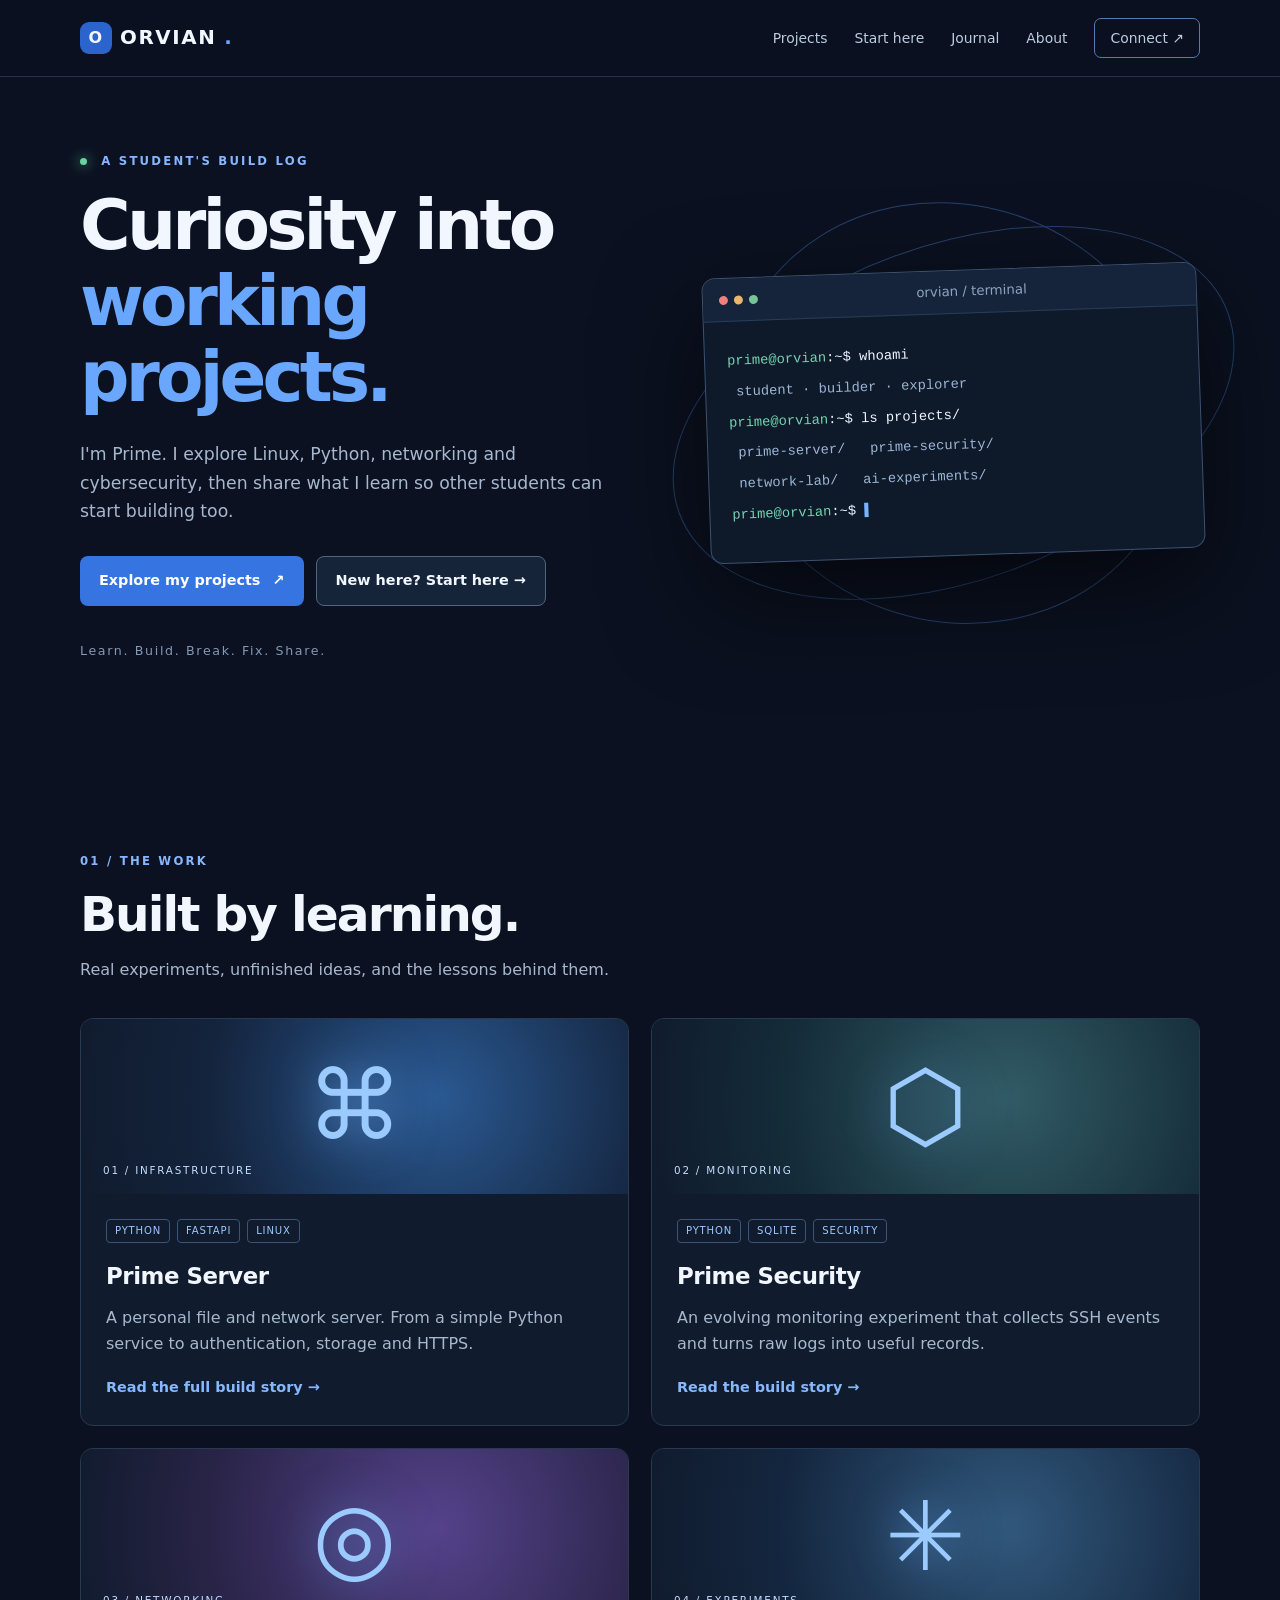
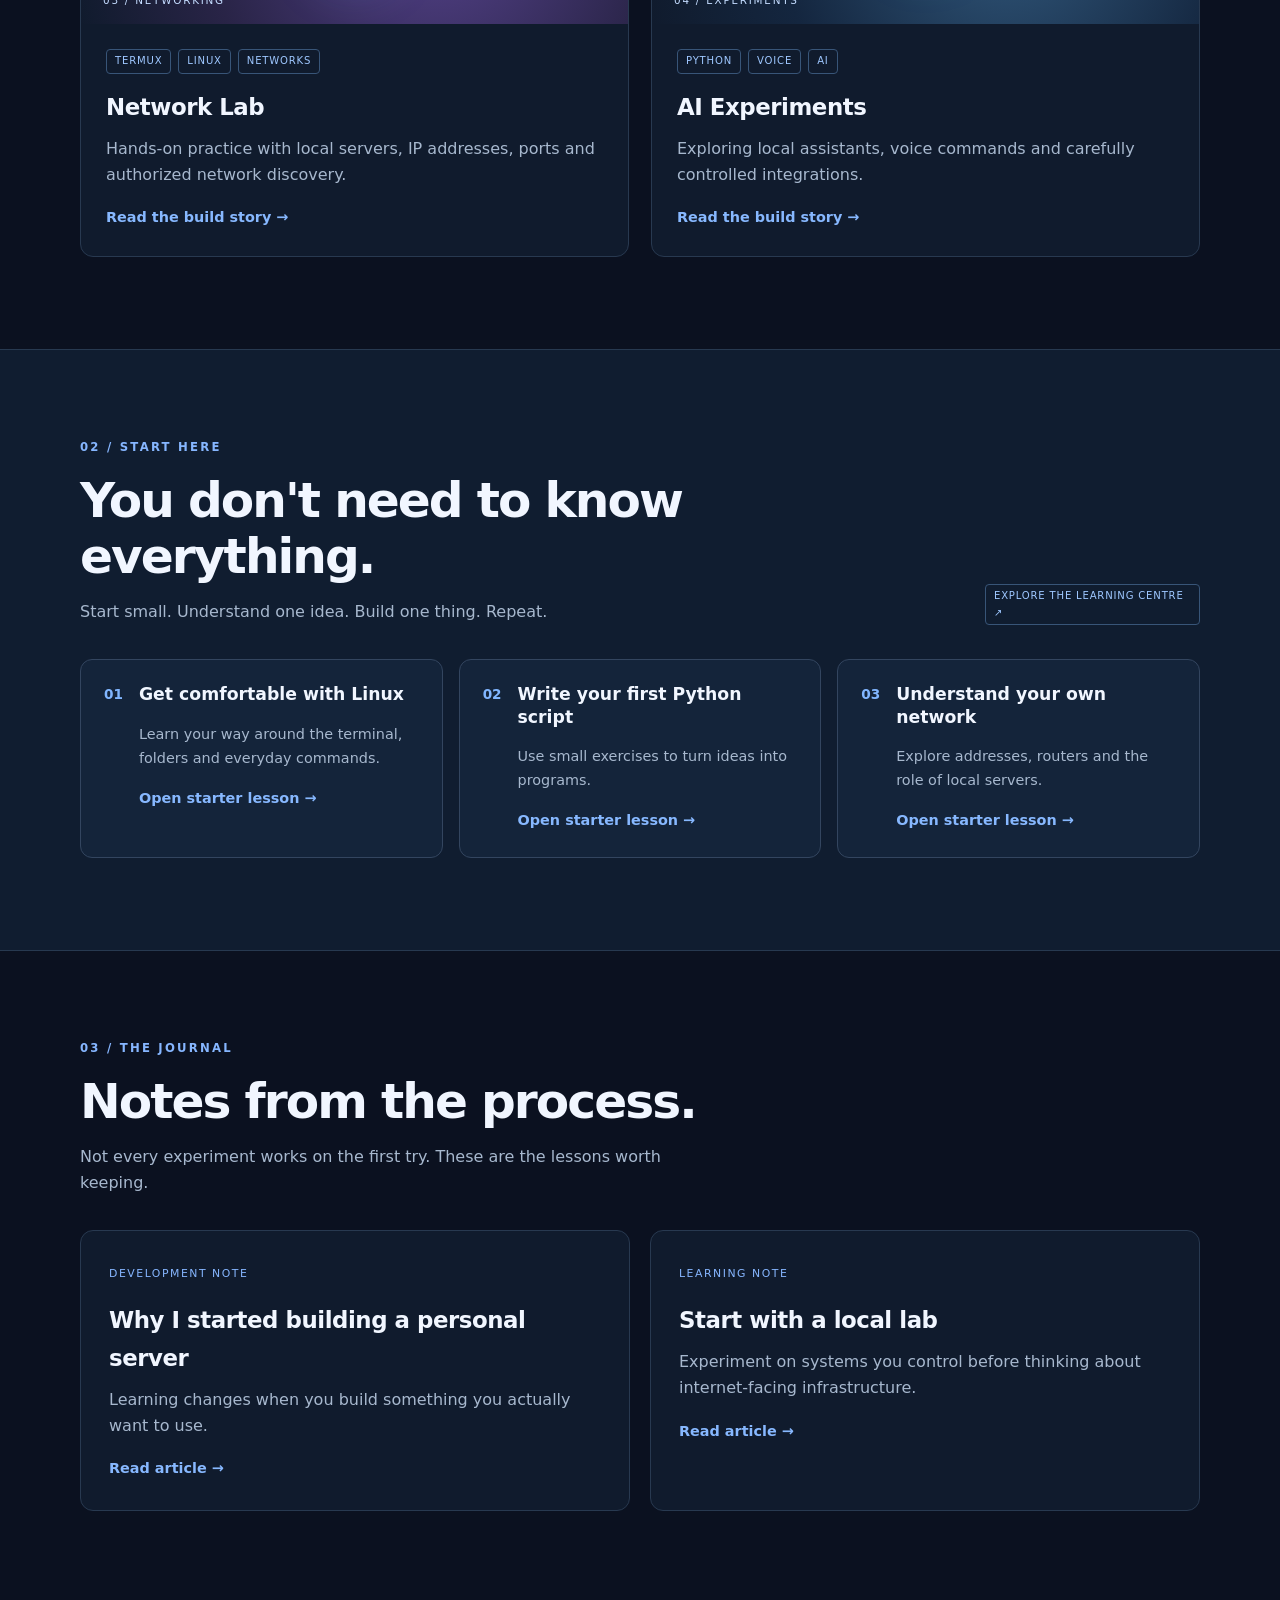
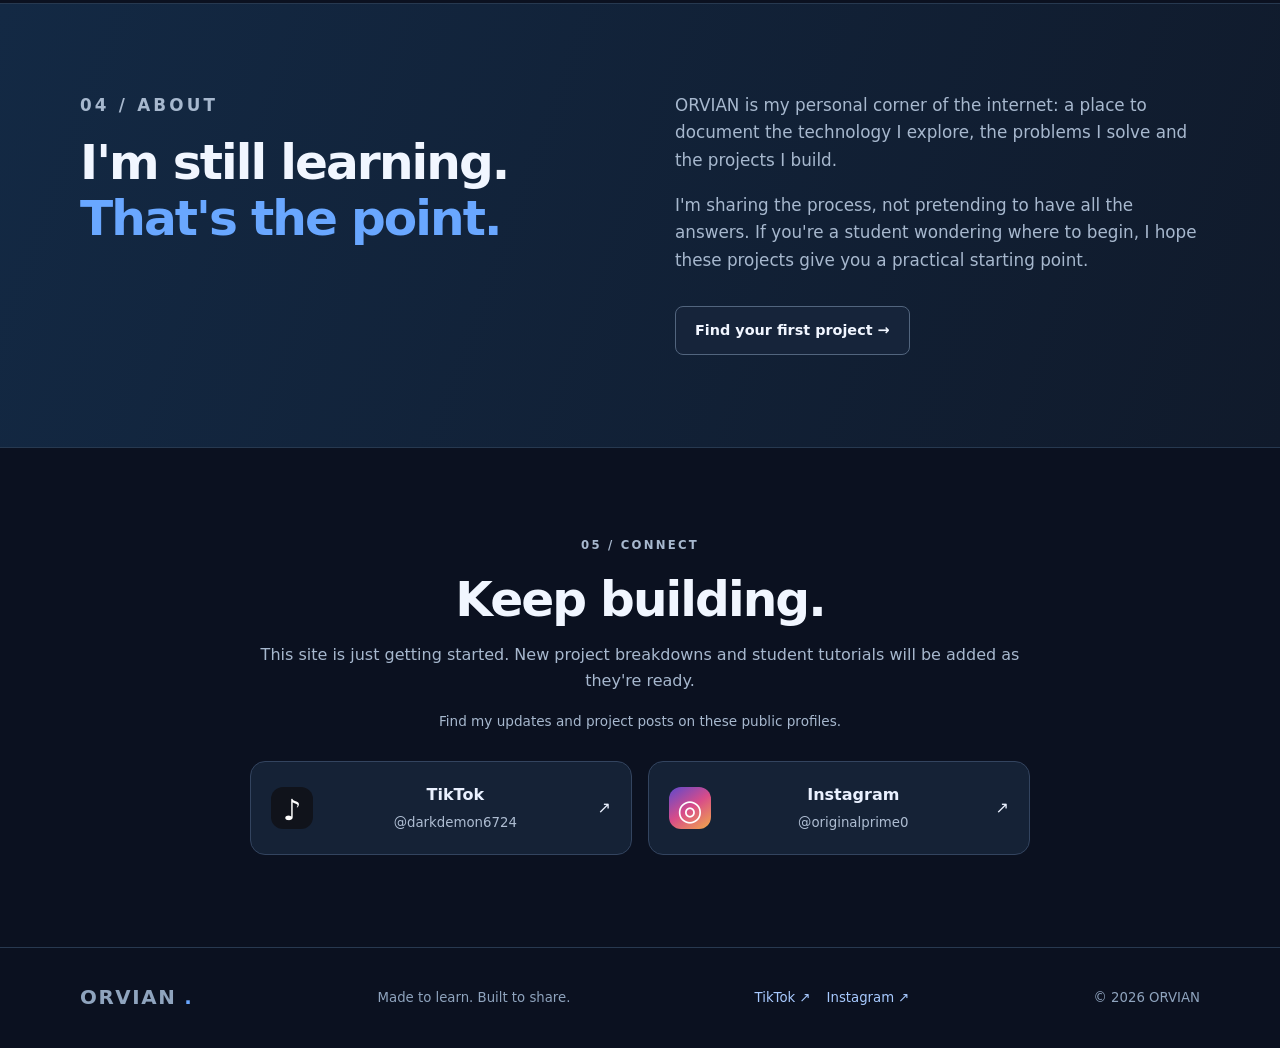
<file: index.html>
<!doctype html>
<html lang="en">
<head>
  <meta charset="utf-8">
  <meta name="viewport" content="width=device-width,initial-scale=1">
  <meta name="description" content="ORVIAN — a student builder's projects, development journal, and beginner-friendly technology lessons.">
  <meta name="theme-color" content="#0b1120">
  <title>ORVIAN | Learn. Build. Share.</title>
  <link rel="stylesheet" href="styles.css">
  <script src="script.js" defer></script>
<link rel="canonical" href="https://orvian.isroot.in/"><meta name="robots" content="index,follow"><meta property="og:type" content="website"><meta property="og:title" content="ORVIAN | Learn. Build. Share."><meta property="og:description" content="ORVIAN — a student builder&#x27;s projects, development journal, and beginner-friendly technology lessons."><meta property="og:url" content="https://orvian.isroot.in/"></head>
<body>
  <a class="skip" href="#main">Skip to content</a>
  <header class="site-header"><nav class="wrap nav" aria-label="Main navigation">
    <a class="brand" href="#home" aria-label="ORVIAN home"><span class="brand-mark">O</span> ORVIAN<span class="dot">.</span></a>
    <button class="menu-button" id="menu-button" aria-expanded="false" aria-controls="nav-links" aria-label="Toggle navigation">☰</button>
    <div class="nav-links" id="nav-links"><a href="projects.html">Projects</a><a href="start-here.html">Start here</a><a href="journal.html">Journal</a><a href="about.html">About</a><a class="nav-cta" href="about.html#connect">Connect ↗</a></div>
  </nav></header>
  <main id="main">
    <section class="hero wrap" id="home"><div class="hero-copy"><p class="eyebrow"><span class="pulse"></span> A STUDENT'S BUILD LOG</p><h1>Curiosity into <span>working projects.</span></h1><p class="lead">I'm Prime. I explore Linux, Python, networking and cybersecurity, then share what I learn so other students can start building too.</p><div class="actions"><a class="button primary" href="projects.html">Explore my projects <span aria-hidden="true">↗</span></a><a class="button secondary" href="start-here.html">New here? Start here →</a></div><p class="hero-note">Learn. Build. Break. Fix. Share.</p></div><div class="hero-art" aria-label="Stylized terminal illustration"><div class="window"><div class="window-bar"><span></span><span></span><span></span><small>orvian / terminal</small></div><div class="terminal"><p><em>prime@orvian</em>:~$ whoami</p><p class="output">student · builder · explorer</p><p><em>prime@orvian</em>:~$ ls projects/</p><p class="output">prime-server/ &nbsp; prime-security/</p><p class="output">network-lab/ &nbsp; ai-experiments/</p><p><em>prime@orvian</em>:~$ <span class="cursor">▌</span></p></div></div><div class="orbit orbit-one"></div><div class="orbit orbit-two"></div></div></section>
    <section class="section wrap" id="projects"><div class="section-top"><div><p class="eyebrow">01 / THE WORK</p><h2>Built by learning.</h2><p class="section-desc">Real experiments, unfinished ideas, and the lessons behind them.</p></div></div><div class="project-grid">
      <article class="project-card"><div class="project-visual visual-server" aria-hidden="true"><span>⌘</span><span class="visual-label">01 / INFRASTRUCTURE</span></div><div class="project-body"><div class="tags"><span>PYTHON</span><span>FASTAPI</span><span>LINUX</span></div><h3>Prime Server</h3><p>A personal file and network server. From a simple Python service to authentication, storage and HTTPS.</p><a class="text-link" href="prime-server.html">Read the full build story →</a></div></article>
      <article class="project-card"><div class="project-visual visual-security" aria-hidden="true"><span>⬡</span><span class="visual-label">02 / MONITORING</span></div><div class="project-body"><div class="tags"><span>PYTHON</span><span>SQLITE</span><span>SECURITY</span></div><h3>Prime Security</h3><p>An evolving monitoring experiment that collects SSH events and turns raw logs into useful records.</p><a class="text-link" href="prime-security.html">Read the build story →</a></div></article>
      <article class="project-card"><div class="project-visual visual-network" aria-hidden="true"><span>◎</span><span class="visual-label">03 / NETWORKING</span></div><div class="project-body"><div class="tags"><span>TERMUX</span><span>LINUX</span><span>NETWORKS</span></div><h3>Network Lab</h3><p>Hands-on practice with local servers, IP addresses, ports and authorized network discovery.</p><a class="text-link" href="network-lab.html">Read the build story →</a></div></article>
      <article class="project-card"><div class="project-visual visual-ai" aria-hidden="true"><span>✳</span><span class="visual-label">04 / EXPERIMENTS</span></div><div class="project-body"><div class="tags"><span>PYTHON</span><span>VOICE</span><span>AI</span></div><h3>AI Experiments</h3><p>Exploring local assistants, voice commands and carefully controlled integrations.</p><a class="text-link" href="ai-experiments.html">Read the build story →</a></div></article>
    </div></section>
    <section class="section learn-section" id="learn"><div class="wrap"><p class="eyebrow">02 / START HERE</p><div class="section-top"><div><h2>You don't need to know everything.</h2><p class="section-desc">Start small. Understand one idea. Build one thing. Repeat.</p></div><a class="free-pill" href="start-here.html">EXPLORE THE LEARNING CENTRE ↗</a></div><div class="steps"><article><span class="step-num">01</span><div><h3>Get comfortable with Linux</h3><p>Learn your way around the terminal, folders and everyday commands.</p><a class="text-link" href="start-here.html#linux">Open starter lesson →</a></div></article><article><span class="step-num">02</span><div><h3>Write your first Python script</h3><p>Use small exercises to turn ideas into programs.</p><a class="text-link" href="start-here.html#python">Open starter lesson →</a></div></article><article><span class="step-num">03</span><div><h3>Understand your own network</h3><p>Explore addresses, routers and the role of local servers.</p><a class="text-link" href="start-here.html#network">Open starter lesson →</a></div></article></div></div></section>
    <section class="section wrap" id="journal"><p class="eyebrow">03 / THE JOURNAL</p><h2>Notes from the process.</h2><p class="section-desc">Not every experiment works on the first try. These are the lessons worth keeping.</p><div class="journal-grid"><article class="journal-card"><span class="journal-type">DEVELOPMENT NOTE</span><h3>Why I started building a personal server</h3><p>Learning changes when you build something you actually want to use.</p><a class="text-link" href="journal/why-i-built-a-server.html">Read article →</a></article><article class="journal-card"><span class="journal-type">LEARNING NOTE</span><h3>Start with a local lab</h3><p>Experiment on systems you control before thinking about internet-facing infrastructure.</p><a class="text-link" href="journal/start-with-a-local-lab.html">Read article →</a></article></div></section>
    <section class="section about-section" id="about"><div class="wrap about-grid"><div><p class="eyebrow">04 / ABOUT</p><h2>I'm still learning.<br><span>That's the point.</span></h2></div><div><p>ORVIAN is my personal corner of the internet: a place to document the technology I explore, the problems I solve and the projects I build.</p><p>I'm sharing the process, not pretending to have all the answers. If you're a student wondering where to begin, I hope these projects give you a practical starting point.</p><a class="button secondary" href="start-here.html">Find your first project →</a></div></div></section>
    <section class="section wrap contact-section" id="contact"><p class="eyebrow">05 / CONNECT</p><h2>Keep building.</h2><p>This site is just getting started. New project breakdowns and student tutorials will be added as they're ready.</p><p class="contact-note">Find my updates and project posts on these public profiles.</p><div class="social-links" aria-label="Social media"><a href="https://www.tiktok.com/@darkdemon6724" target="_blank" rel="noopener noreferrer" aria-label="TikTok @darkdemon6724"><span class="social-icon" aria-hidden="true">♪</span><span><strong>TikTok</strong><small>@darkdemon6724</small></span><span aria-hidden="true">↗</span></a><a href="https://www.instagram.com/originalprime0/" target="_blank" rel="noopener noreferrer" aria-label="Instagram @originalprime0"><span class="social-icon instagram-icon" aria-hidden="true">◎</span><span><strong>Instagram</strong><small>@originalprime0</small></span><span aria-hidden="true">↗</span></a></div></section>
  </main>
  <footer class="footer"><div class="wrap footer-inner"><a class="brand" href="#home">ORVIAN<span class="dot">.</span></a><span>Made to learn. Built to share.</span><div class="footer-social"><a href="https://www.tiktok.com/@darkdemon6724" target="_blank" rel="noopener noreferrer">TikTok ↗</a><a href="https://www.instagram.com/originalprime0/" target="_blank" rel="noopener noreferrer">Instagram ↗</a></div><span id="year"></span></div></footer>
  <dialog id="content-dialog" aria-labelledby="dialog-title"><div class="dialog-top"><p class="eyebrow" id="dialog-label"></p><button class="close-button" id="dialog-close" aria-label="Close">✕</button></div><h2 id="dialog-title"></h2><div id="dialog-body"></div></dialog>
</body></html>
</file>
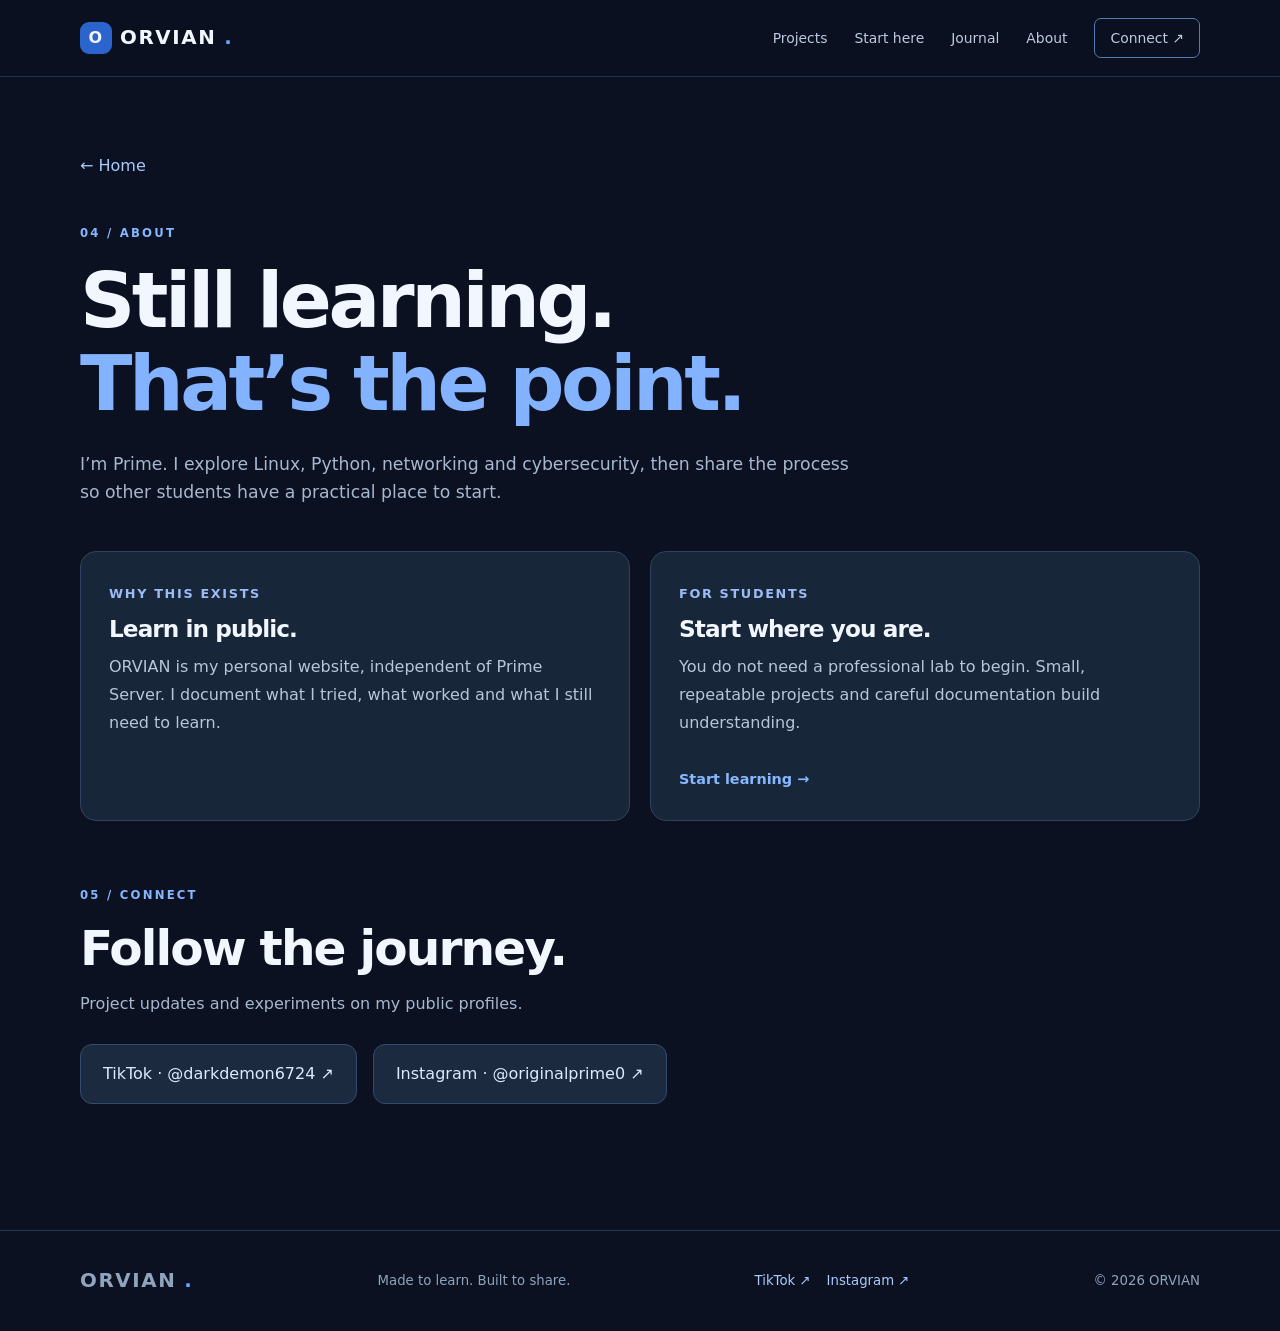
<file: about.html>
<!doctype html><html lang="en"><head><meta charset="utf-8"><meta name="viewport" content="width=device-width,initial-scale=1"><meta name="theme-color" content="#0b1120"><meta name="description" content="Meet the student behind ORVIAN"><title>About &amp; Connect — ORVIAN</title><link rel="stylesheet" href="styles.css"><link rel="stylesheet" href="project.css"><script src="script.js" defer></script><link rel="canonical" href="https://orvian.isroot.in/about.html"><meta name="robots" content="index,follow"><meta property="og:type" content="website"><meta property="og:title" content="About &amp;amp; Connect — ORVIAN"><meta property="og:description" content="Meet the student behind ORVIAN"><meta property="og:url" content="https://orvian.isroot.in/about.html"></head><body><a class="skip" href="#main">Skip to content</a><header class="site-header"><nav class="wrap nav" aria-label="Main navigation"><a class="brand" href="index.html"><span class="brand-mark">O</span> ORVIAN<span class="dot">.</span></a><button class="menu-button" id="menu-button" aria-expanded="false" aria-controls="nav-links" aria-label="Toggle navigation">☰</button><div class="nav-links" id="nav-links"><a href="projects.html">Projects</a><a href="start-here.html">Start here</a><a href="journal.html">Journal</a><a href="about.html">About</a><a class="nav-cta" href="about.html#connect">Connect ↗</a></div></nav></header><main id="main"><section class="wrap hub"><a class="back-link" href="index.html">← Home</a><p class="eyebrow">04 / ABOUT</p><h1>Still learning.<br><span>That’s the point.</span></h1><p class="lead">I’m Prime. I explore Linux, Python, networking and cybersecurity, then share the process so other students have a practical place to start.</p><div class="hub-grid"><article class="hub-card"><span class="smallcaps">WHY THIS EXISTS</span><h2>Learn in public.</h2><p>ORVIAN is my personal website, independent of Prime Server. I document what I tried, what worked and what I still need to learn.</p></article><article class="hub-card"><span class="smallcaps">FOR STUDENTS</span><h2>Start where you are.</h2><p>You do not need a professional lab to begin. Small, repeatable projects and careful documentation build understanding.</p><a class="text-link" href="start-here.html">Start learning →</a></article></div><section id="connect" style="margin-top:65px"><p class="eyebrow">05 / CONNECT</p><h2>Follow the journey.</h2><p class="section-desc">Project updates and experiments on my public profiles.</p><div class="social-panel"><a href="https://www.tiktok.com/@darkdemon6724" target="_blank" rel="noopener noreferrer">TikTok · @darkdemon6724 ↗</a><a href="https://www.instagram.com/originalprime0/" target="_blank" rel="noopener noreferrer">Instagram · @originalprime0 ↗</a></div></section></section></main><footer class="footer"><div class="wrap footer-inner"><a class="brand" href="index.html">ORVIAN<span class="dot">.</span></a><span>Made to learn. Built to share.</span><div class="footer-social"><a href="https://www.tiktok.com/@darkdemon6724" target="_blank" rel="noopener noreferrer">TikTok ↗</a><a href="https://www.instagram.com/originalprime0/" target="_blank" rel="noopener noreferrer">Instagram ↗</a></div><span id="year"></span></div></footer></body></html>
</file>
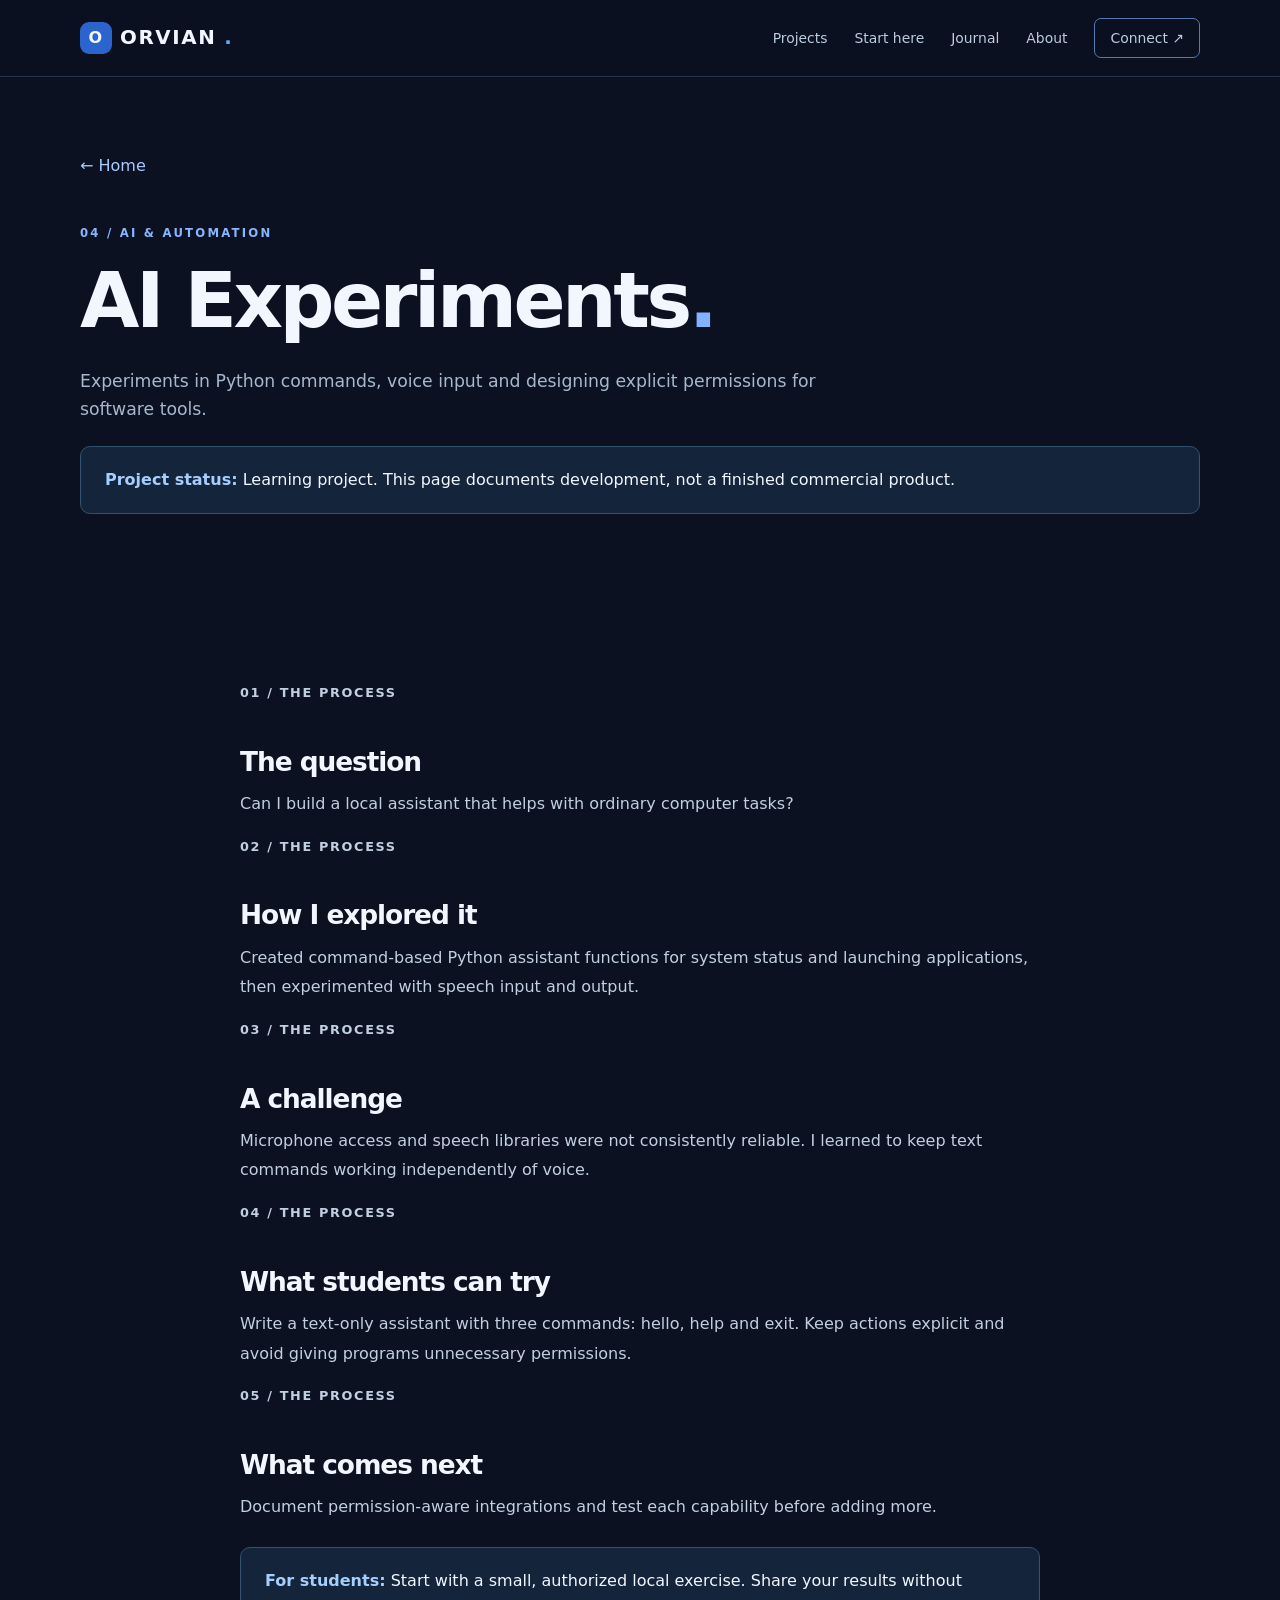
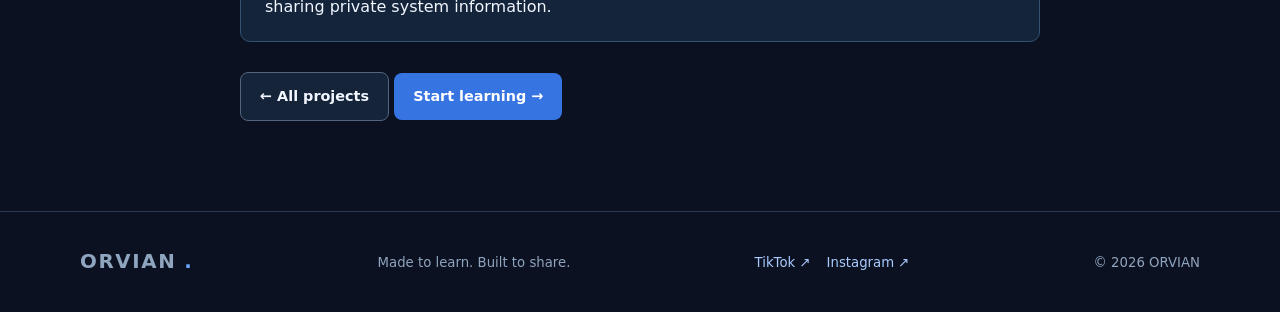
<file: ai-experiments.html>
<!doctype html><html lang="en"><head><meta charset="utf-8"><meta name="viewport" content="width=device-width,initial-scale=1"><meta name="theme-color" content="#0b1120"><meta name="description" content="Experiments in Python commands, voice input and designing explicit permissions for software tools."><title>AI Experiments — ORVIAN</title><link rel="stylesheet" href="styles.css"><link rel="stylesheet" href="project.css"><script src="script.js" defer></script><link rel="canonical" href="https://orvian.isroot.in/ai-experiments.html"><meta name="robots" content="index,follow"><meta property="og:type" content="website"><meta property="og:title" content="AI Experiments — ORVIAN"><meta property="og:description" content="Experiments in Python commands, voice input and designing explicit permissions for software tools."><meta property="og:url" content="https://orvian.isroot.in/ai-experiments.html"></head><body><a class="skip" href="#main">Skip to content</a><header class="site-header"><nav class="wrap nav" aria-label="Main navigation"><a class="brand" href="index.html"><span class="brand-mark">O</span> ORVIAN<span class="dot">.</span></a><button class="menu-button" id="menu-button" aria-expanded="false" aria-controls="nav-links" aria-label="Toggle navigation">☰</button><div class="nav-links" id="nav-links"><a href="projects.html">Projects</a><a href="start-here.html">Start here</a><a href="journal.html">Journal</a><a href="about.html">About</a><a class="nav-cta" href="about.html#connect">Connect ↗</a></div></nav></header><main id="main"><section class="wrap hub"><a class="back-link" href="index.html">← Home</a><p class="eyebrow">04 / AI & AUTOMATION</p><h1>AI Experiments<span>.</span></h1><p class="lead">Experiments in Python commands, voice input and designing explicit permissions for software tools.</p><div class="callout"><strong>Project status:</strong> Learning project. This page documents development, not a finished commercial product.</div></section><article class="prose"><section><p class="smallcaps">01 / THE PROCESS</p><h2>The question</h2><p>Can I build a local assistant that helps with ordinary computer tasks?</p></section><section><p class="smallcaps">02 / THE PROCESS</p><h2>How I explored it</h2><p>Created command-based Python assistant functions for system status and launching applications, then experimented with speech input and output.</p></section><section><p class="smallcaps">03 / THE PROCESS</p><h2>A challenge</h2><p>Microphone access and speech libraries were not consistently reliable. I learned to keep text commands working independently of voice.</p></section><section><p class="smallcaps">04 / THE PROCESS</p><h2>What students can try</h2><p>Write a text-only assistant with three commands: hello, help and exit. Keep actions explicit and avoid giving programs unnecessary permissions.</p></section><section><p class="smallcaps">05 / THE PROCESS</p><h2>What comes next</h2><p>Document permission-aware integrations and test each capability before adding more.</p></section><div class="callout"><strong>For students:</strong> Start with a small, authorized local exercise. Share your results without sharing private system information.</div><div class="article-nav"><a class="button secondary" href="projects.html">← All projects</a> <a class="button primary" href="start-here.html">Start learning →</a></div></article></main><footer class="footer"><div class="wrap footer-inner"><a class="brand" href="index.html">ORVIAN<span class="dot">.</span></a><span>Made to learn. Built to share.</span><div class="footer-social"><a href="https://www.tiktok.com/@darkdemon6724" target="_blank" rel="noopener noreferrer">TikTok ↗</a><a href="https://www.instagram.com/originalprime0/" target="_blank" rel="noopener noreferrer">Instagram ↗</a></div><span id="year"></span></div></footer></body></html>
</file>
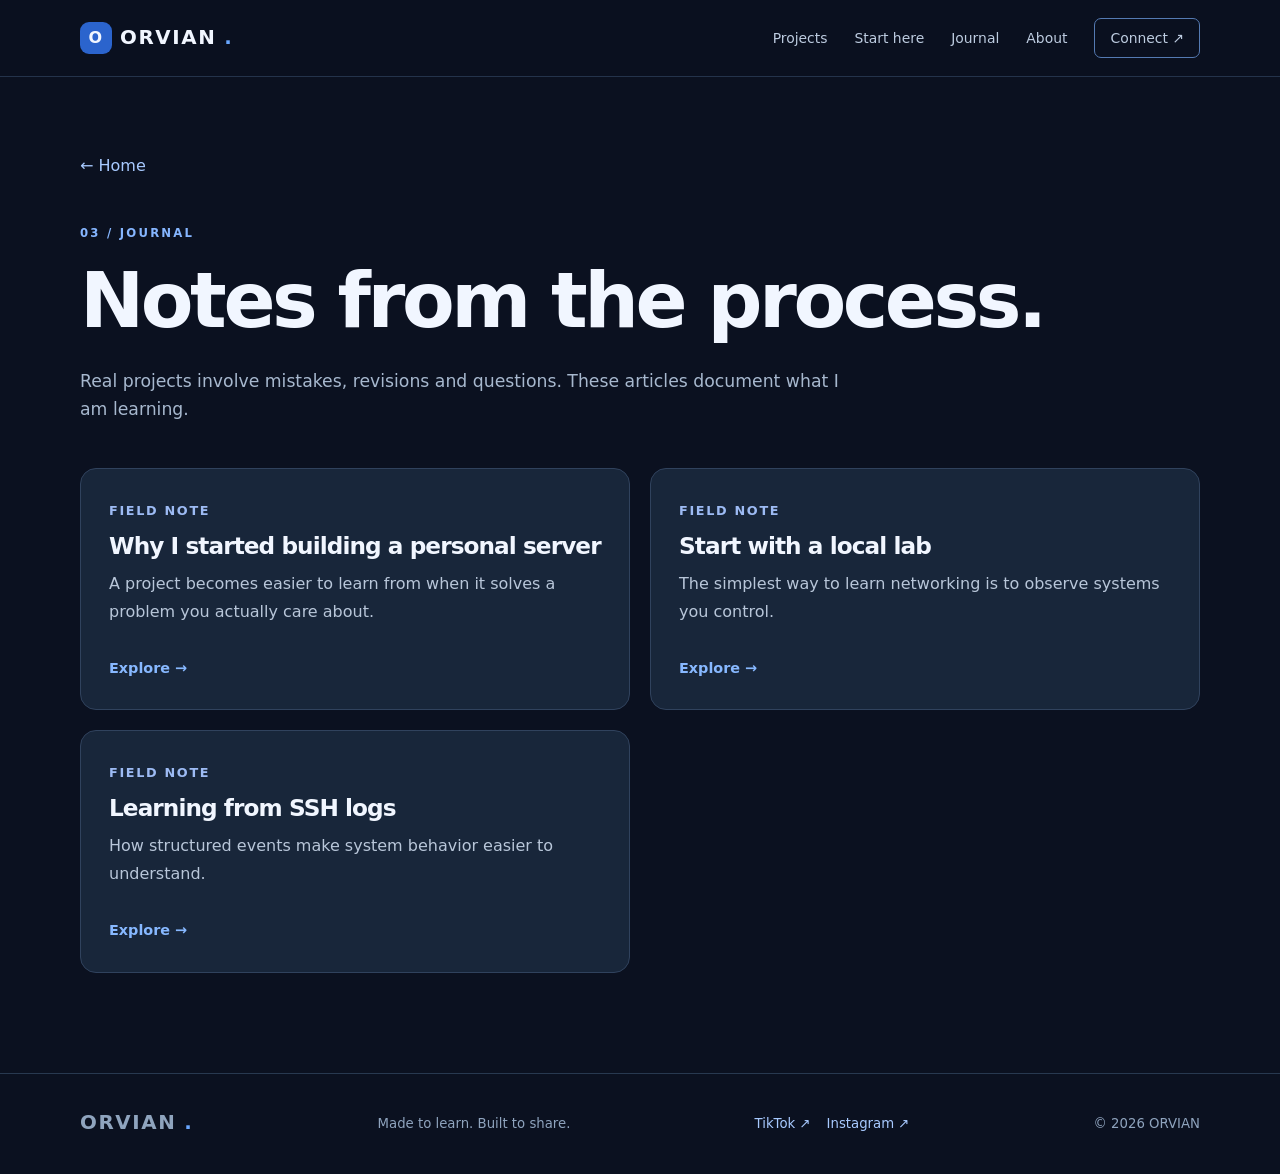
<file: journal.html>
<!doctype html><html lang="en"><head><meta charset="utf-8"><meta name="viewport" content="width=device-width,initial-scale=1"><meta name="theme-color" content="#0b1120"><meta name="description" content="Learning notes and project updates"><title>Development Journal — ORVIAN</title><link rel="stylesheet" href="styles.css"><link rel="stylesheet" href="project.css"><script src="script.js" defer></script><link rel="canonical" href="https://orvian.isroot.in/journal.html"><meta name="robots" content="index,follow"><meta property="og:type" content="website"><meta property="og:title" content="Development Journal — ORVIAN"><meta property="og:description" content="Learning notes and project updates"><meta property="og:url" content="https://orvian.isroot.in/journal.html"></head><body><a class="skip" href="#main">Skip to content</a><header class="site-header"><nav class="wrap nav" aria-label="Main navigation"><a class="brand" href="index.html"><span class="brand-mark">O</span> ORVIAN<span class="dot">.</span></a><button class="menu-button" id="menu-button" aria-expanded="false" aria-controls="nav-links" aria-label="Toggle navigation">☰</button><div class="nav-links" id="nav-links"><a href="projects.html">Projects</a><a href="start-here.html">Start here</a><a href="journal.html">Journal</a><a href="about.html">About</a><a class="nav-cta" href="about.html#connect">Connect ↗</a></div></nav></header><main id="main"><section class="wrap hub"><a class="back-link" href="index.html">← Home</a><p class="eyebrow">03 / JOURNAL</p><h1>Notes from the process.</h1><p class="lead">Real projects involve mistakes, revisions and questions. These articles document what I am learning.</p><div class="hub-grid"><article class="hub-card"><span class="smallcaps">FIELD NOTE</span><h2>Why I started building a personal server</h2><p>A project becomes easier to learn from when it solves a problem you actually care about.</p><a class="text-link" href="journal/why-i-built-a-server.html">Explore →</a></article><article class="hub-card"><span class="smallcaps">FIELD NOTE</span><h2>Start with a local lab</h2><p>The simplest way to learn networking is to observe systems you control.</p><a class="text-link" href="journal/start-with-a-local-lab.html">Explore →</a></article><article class="hub-card"><span class="smallcaps">FIELD NOTE</span><h2>Learning from SSH logs</h2><p>How structured events make system behavior easier to understand.</p><a class="text-link" href="journal/learning-from-logs.html">Explore →</a></article></div></section></main><footer class="footer"><div class="wrap footer-inner"><a class="brand" href="index.html">ORVIAN<span class="dot">.</span></a><span>Made to learn. Built to share.</span><div class="footer-social"><a href="https://www.tiktok.com/@darkdemon6724" target="_blank" rel="noopener noreferrer">TikTok ↗</a><a href="https://www.instagram.com/originalprime0/" target="_blank" rel="noopener noreferrer">Instagram ↗</a></div><span id="year"></span></div></footer></body></html>
</file>
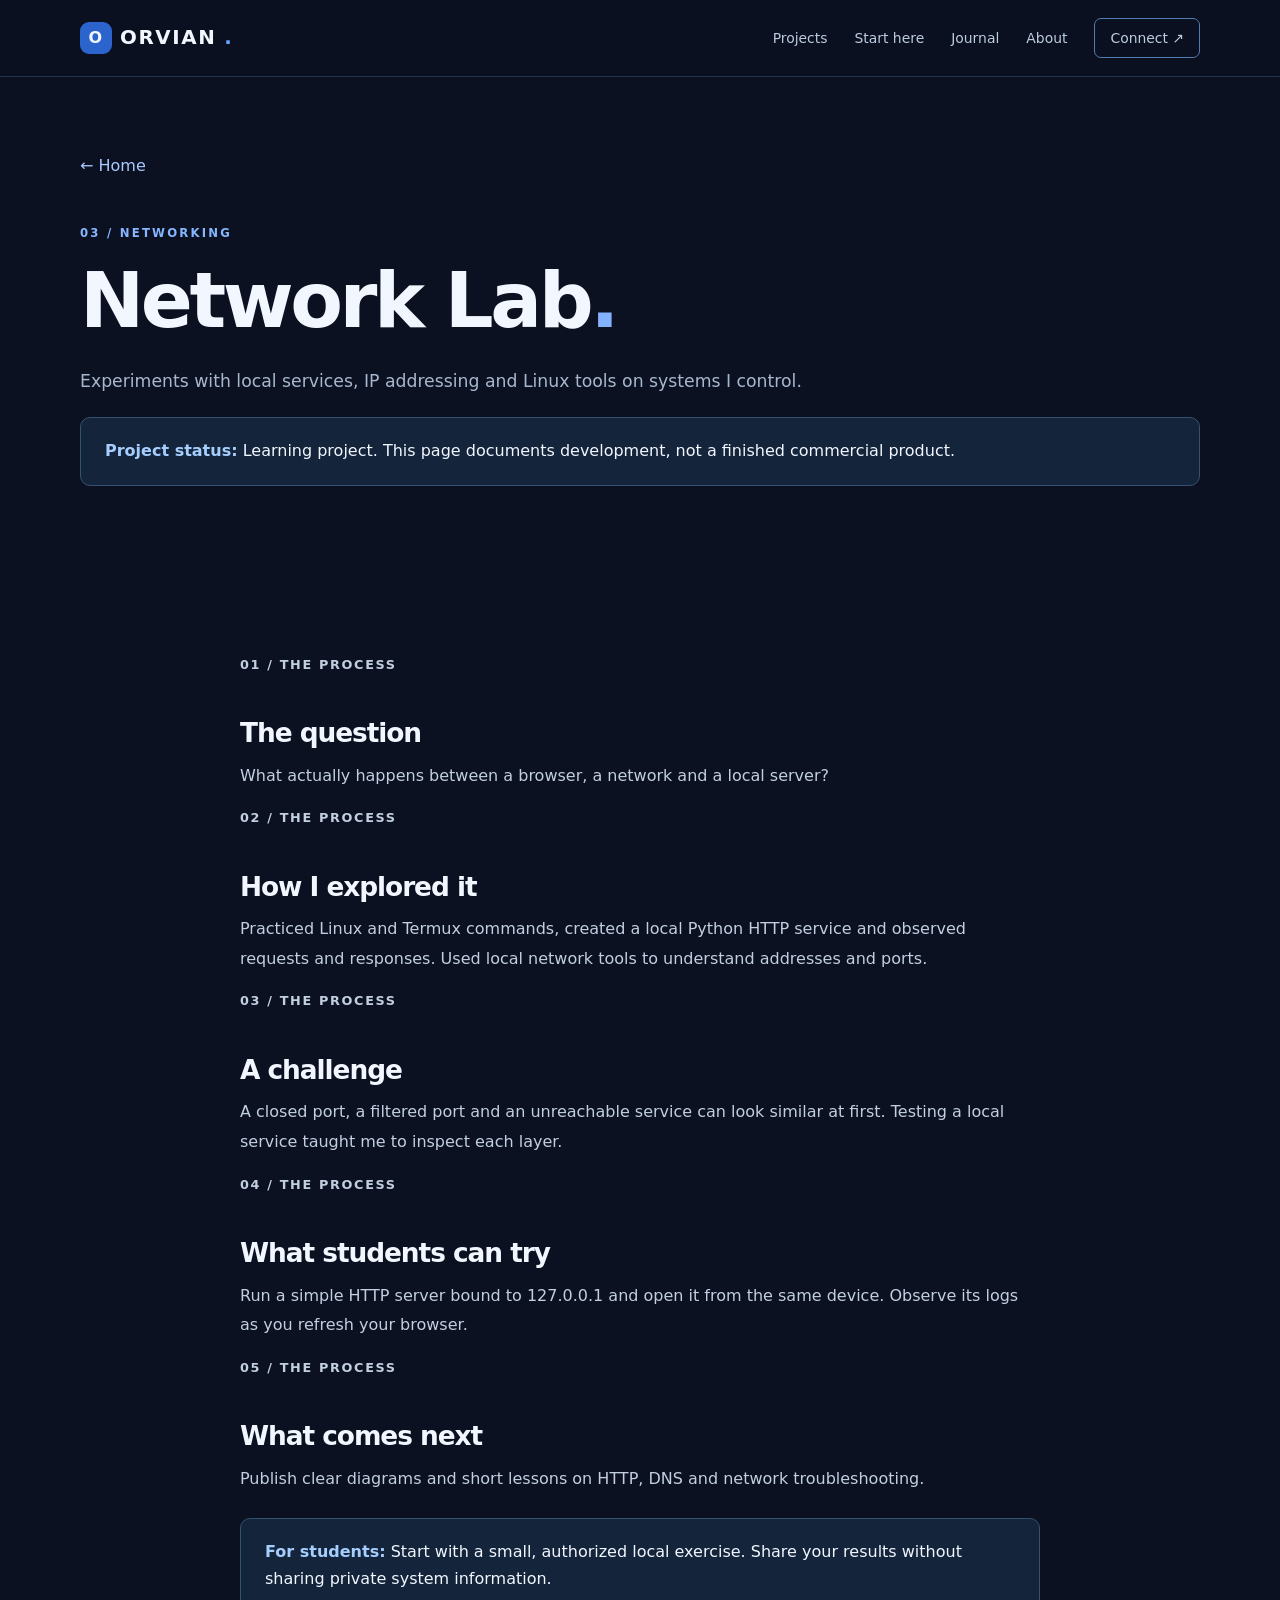
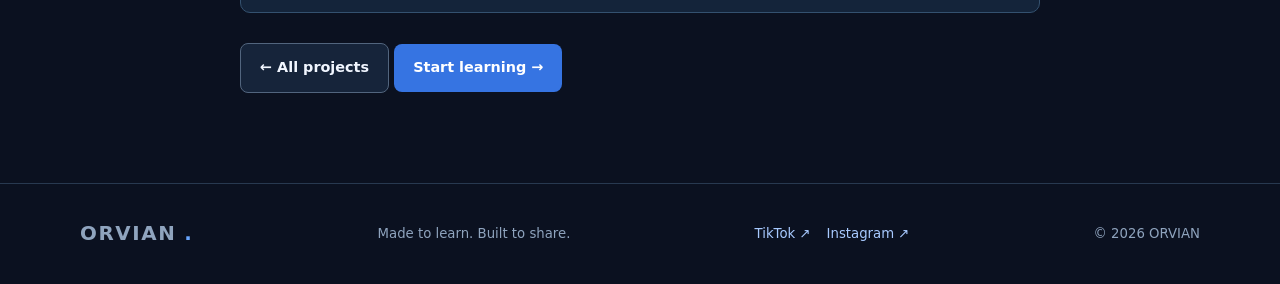
<file: network-lab.html>
<!doctype html><html lang="en"><head><meta charset="utf-8"><meta name="viewport" content="width=device-width,initial-scale=1"><meta name="theme-color" content="#0b1120"><meta name="description" content="Experiments with local services, IP addressing and Linux tools on systems I control."><title>Network Lab — ORVIAN</title><link rel="stylesheet" href="styles.css"><link rel="stylesheet" href="project.css"><script src="script.js" defer></script><link rel="canonical" href="https://orvian.isroot.in/network-lab.html"><meta name="robots" content="index,follow"><meta property="og:type" content="website"><meta property="og:title" content="Network Lab — ORVIAN"><meta property="og:description" content="Experiments with local services, IP addressing and Linux tools on systems I control."><meta property="og:url" content="https://orvian.isroot.in/network-lab.html"></head><body><a class="skip" href="#main">Skip to content</a><header class="site-header"><nav class="wrap nav" aria-label="Main navigation"><a class="brand" href="index.html"><span class="brand-mark">O</span> ORVIAN<span class="dot">.</span></a><button class="menu-button" id="menu-button" aria-expanded="false" aria-controls="nav-links" aria-label="Toggle navigation">☰</button><div class="nav-links" id="nav-links"><a href="projects.html">Projects</a><a href="start-here.html">Start here</a><a href="journal.html">Journal</a><a href="about.html">About</a><a class="nav-cta" href="about.html#connect">Connect ↗</a></div></nav></header><main id="main"><section class="wrap hub"><a class="back-link" href="index.html">← Home</a><p class="eyebrow">03 / NETWORKING</p><h1>Network Lab<span>.</span></h1><p class="lead">Experiments with local services, IP addressing and Linux tools on systems I control.</p><div class="callout"><strong>Project status:</strong> Learning project. This page documents development, not a finished commercial product.</div></section><article class="prose"><section><p class="smallcaps">01 / THE PROCESS</p><h2>The question</h2><p>What actually happens between a browser, a network and a local server?</p></section><section><p class="smallcaps">02 / THE PROCESS</p><h2>How I explored it</h2><p>Practiced Linux and Termux commands, created a local Python HTTP service and observed requests and responses. Used local network tools to understand addresses and ports.</p></section><section><p class="smallcaps">03 / THE PROCESS</p><h2>A challenge</h2><p>A closed port, a filtered port and an unreachable service can look similar at first. Testing a local service taught me to inspect each layer.</p></section><section><p class="smallcaps">04 / THE PROCESS</p><h2>What students can try</h2><p>Run a simple HTTP server bound to 127.0.0.1 and open it from the same device. Observe its logs as you refresh your browser.</p></section><section><p class="smallcaps">05 / THE PROCESS</p><h2>What comes next</h2><p>Publish clear diagrams and short lessons on HTTP, DNS and network troubleshooting.</p></section><div class="callout"><strong>For students:</strong> Start with a small, authorized local exercise. Share your results without sharing private system information.</div><div class="article-nav"><a class="button secondary" href="projects.html">← All projects</a> <a class="button primary" href="start-here.html">Start learning →</a></div></article></main><footer class="footer"><div class="wrap footer-inner"><a class="brand" href="index.html">ORVIAN<span class="dot">.</span></a><span>Made to learn. Built to share.</span><div class="footer-social"><a href="https://www.tiktok.com/@darkdemon6724" target="_blank" rel="noopener noreferrer">TikTok ↗</a><a href="https://www.instagram.com/originalprime0/" target="_blank" rel="noopener noreferrer">Instagram ↗</a></div><span id="year"></span></div></footer></body></html>
</file>
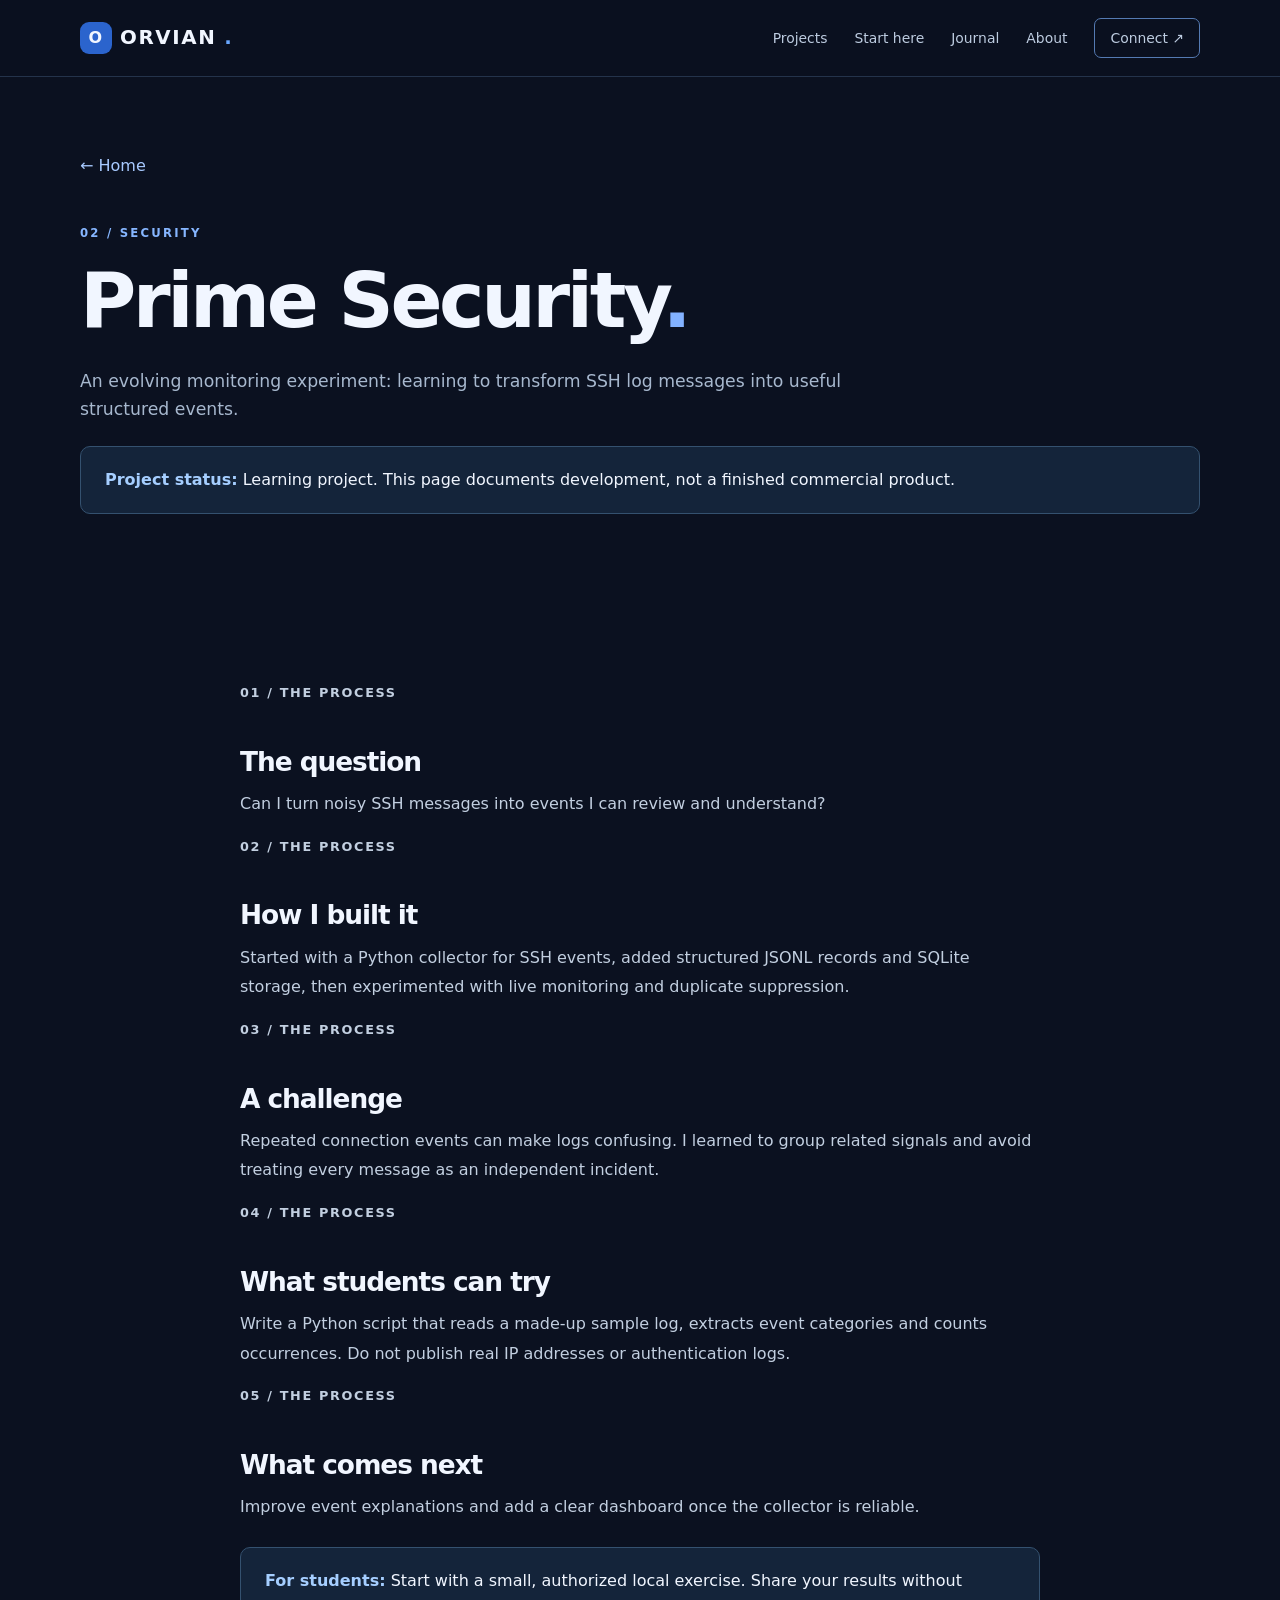
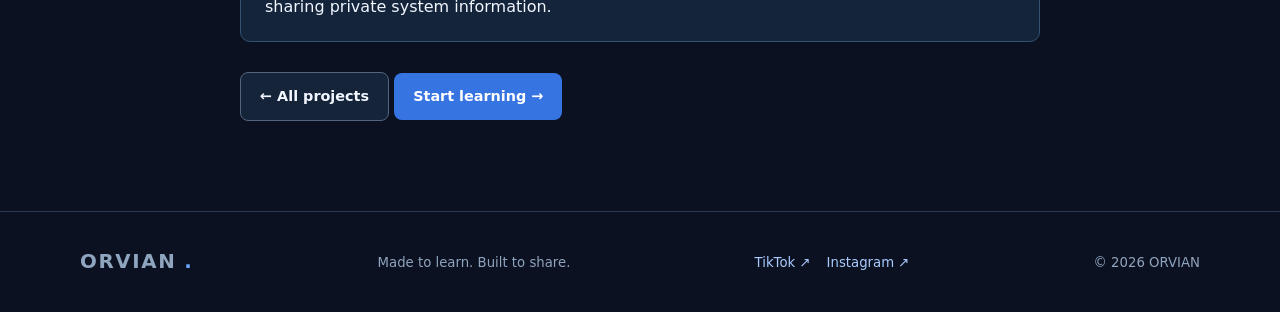
<file: prime-security.html>
<!doctype html><html lang="en"><head><meta charset="utf-8"><meta name="viewport" content="width=device-width,initial-scale=1"><meta name="theme-color" content="#0b1120"><meta name="description" content="An evolving monitoring experiment: learning to transform SSH log messages into useful structured events."><title>Prime Security — ORVIAN</title><link rel="stylesheet" href="styles.css"><link rel="stylesheet" href="project.css"><script src="script.js" defer></script><link rel="canonical" href="https://orvian.isroot.in/prime-security.html"><meta name="robots" content="index,follow"><meta property="og:type" content="website"><meta property="og:title" content="Prime Security — ORVIAN"><meta property="og:description" content="An evolving monitoring experiment: learning to transform SSH log messages into useful structured events."><meta property="og:url" content="https://orvian.isroot.in/prime-security.html"></head><body><a class="skip" href="#main">Skip to content</a><header class="site-header"><nav class="wrap nav" aria-label="Main navigation"><a class="brand" href="index.html"><span class="brand-mark">O</span> ORVIAN<span class="dot">.</span></a><button class="menu-button" id="menu-button" aria-expanded="false" aria-controls="nav-links" aria-label="Toggle navigation">☰</button><div class="nav-links" id="nav-links"><a href="projects.html">Projects</a><a href="start-here.html">Start here</a><a href="journal.html">Journal</a><a href="about.html">About</a><a class="nav-cta" href="about.html#connect">Connect ↗</a></div></nav></header><main id="main"><section class="wrap hub"><a class="back-link" href="index.html">← Home</a><p class="eyebrow">02 / SECURITY</p><h1>Prime Security<span>.</span></h1><p class="lead">An evolving monitoring experiment: learning to transform SSH log messages into useful structured events.</p><div class="callout"><strong>Project status:</strong> Learning project. This page documents development, not a finished commercial product.</div></section><article class="prose"><section><p class="smallcaps">01 / THE PROCESS</p><h2>The question</h2><p>Can I turn noisy SSH messages into events I can review and understand?</p></section><section><p class="smallcaps">02 / THE PROCESS</p><h2>How I built it</h2><p>Started with a Python collector for SSH events, added structured JSONL records and SQLite storage, then experimented with live monitoring and duplicate suppression.</p></section><section><p class="smallcaps">03 / THE PROCESS</p><h2>A challenge</h2><p>Repeated connection events can make logs confusing. I learned to group related signals and avoid treating every message as an independent incident.</p></section><section><p class="smallcaps">04 / THE PROCESS</p><h2>What students can try</h2><p>Write a Python script that reads a made-up sample log, extracts event categories and counts occurrences. Do not publish real IP addresses or authentication logs.</p></section><section><p class="smallcaps">05 / THE PROCESS</p><h2>What comes next</h2><p>Improve event explanations and add a clear dashboard once the collector is reliable.</p></section><div class="callout"><strong>For students:</strong> Start with a small, authorized local exercise. Share your results without sharing private system information.</div><div class="article-nav"><a class="button secondary" href="projects.html">← All projects</a> <a class="button primary" href="start-here.html">Start learning →</a></div></article></main><footer class="footer"><div class="wrap footer-inner"><a class="brand" href="index.html">ORVIAN<span class="dot">.</span></a><span>Made to learn. Built to share.</span><div class="footer-social"><a href="https://www.tiktok.com/@darkdemon6724" target="_blank" rel="noopener noreferrer">TikTok ↗</a><a href="https://www.instagram.com/originalprime0/" target="_blank" rel="noopener noreferrer">Instagram ↗</a></div><span id="year"></span></div></footer></body></html>
</file>
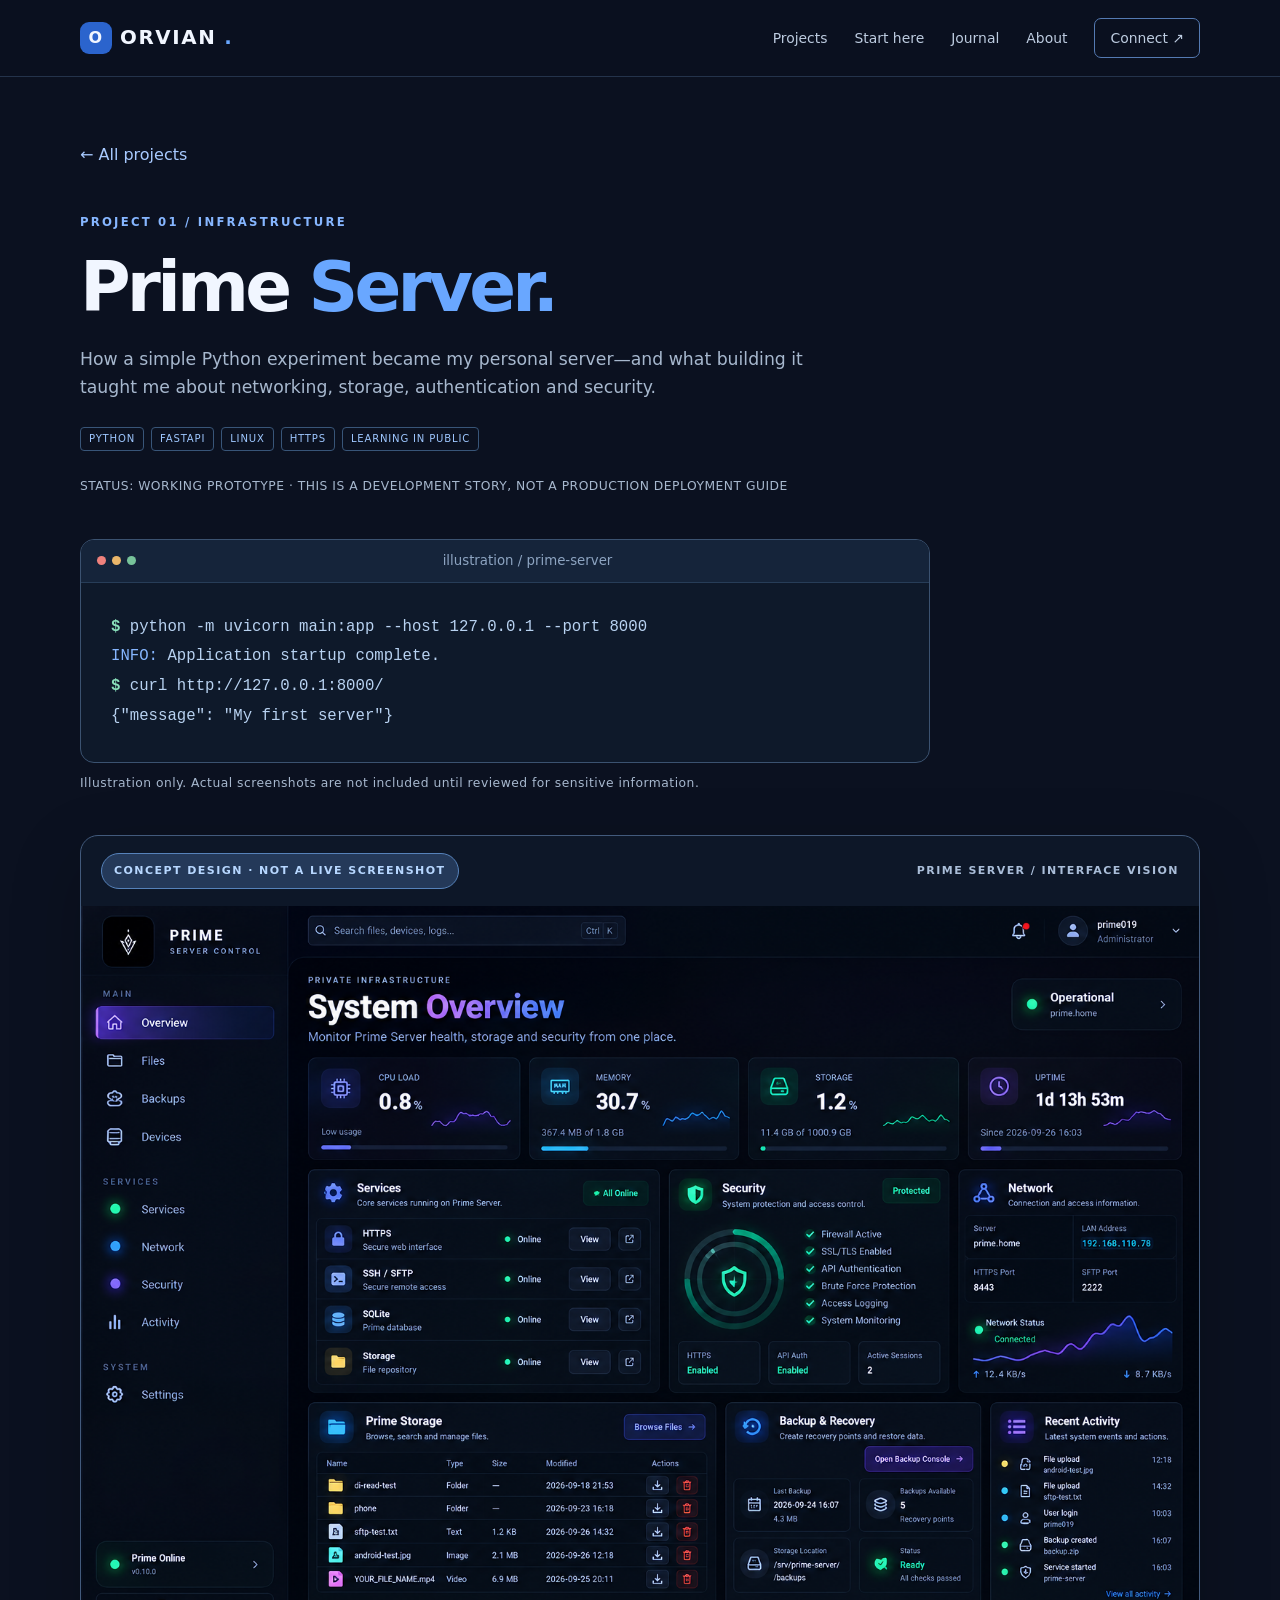
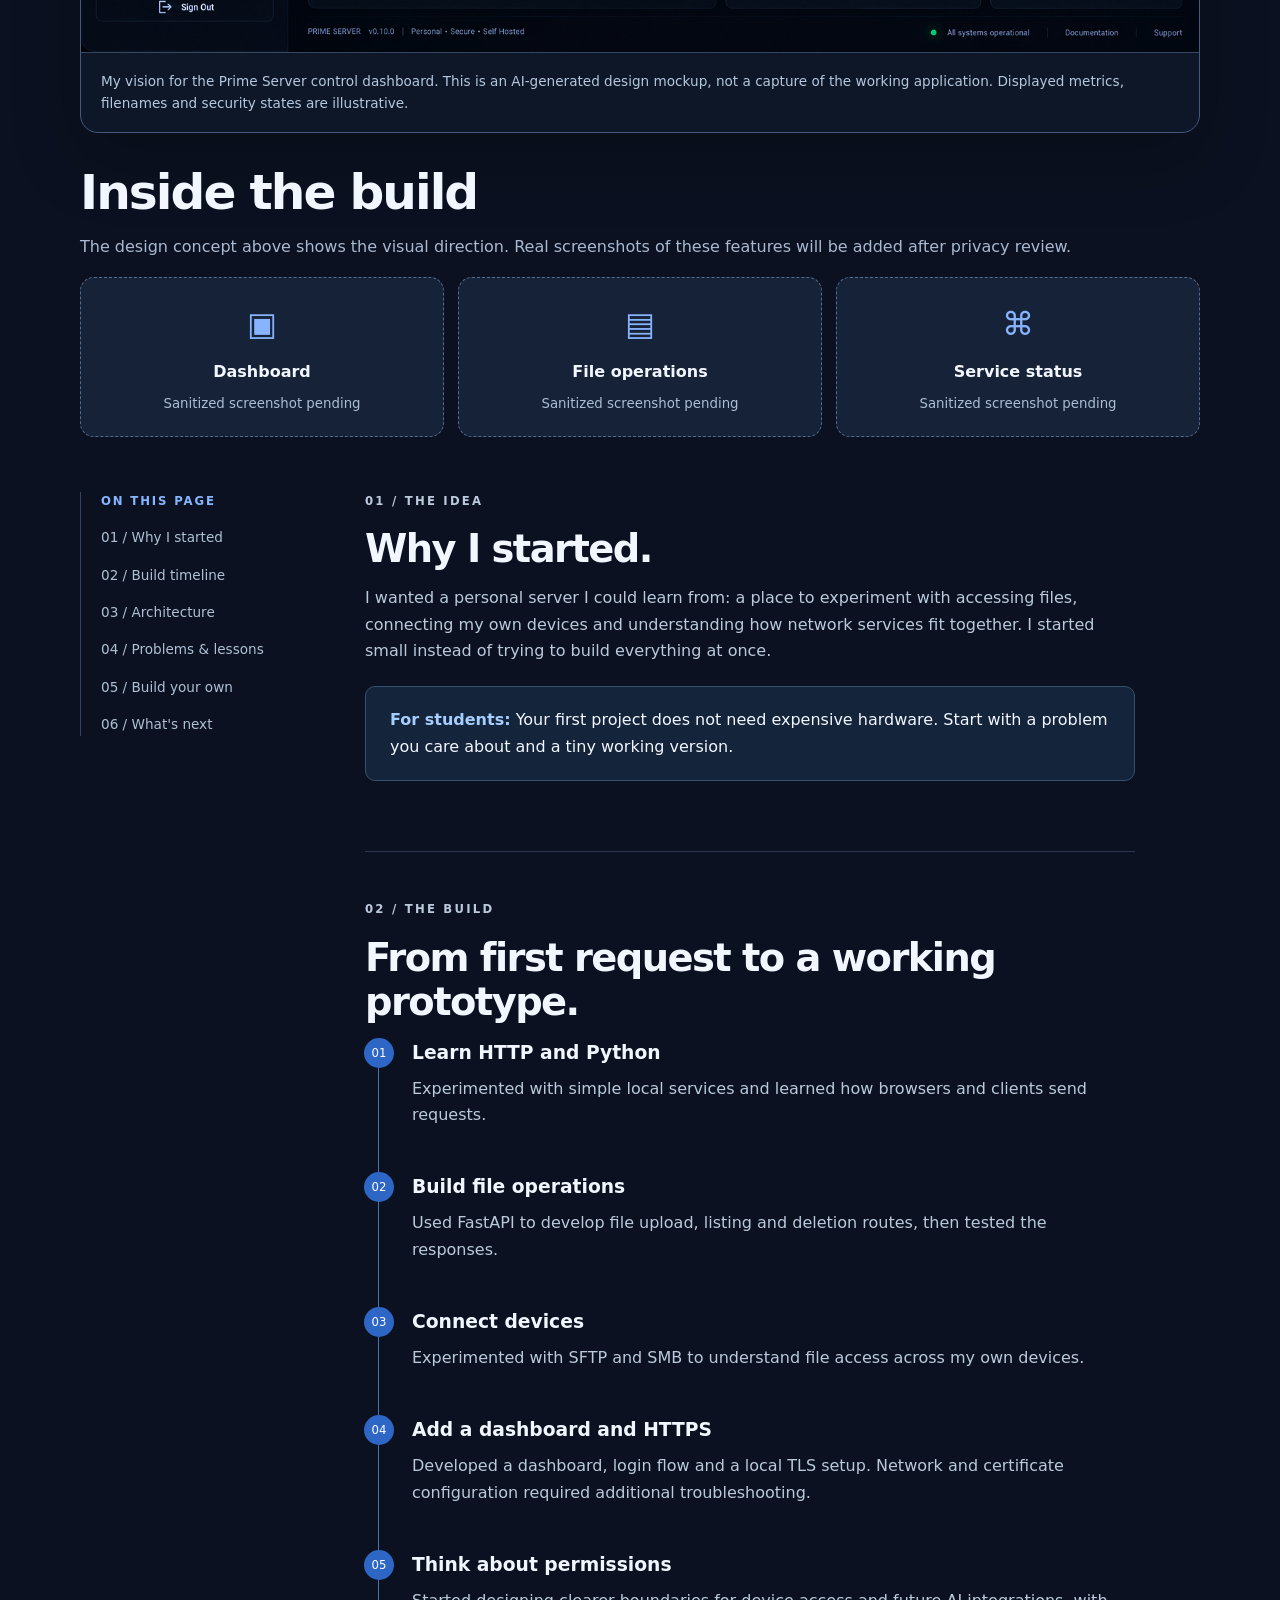
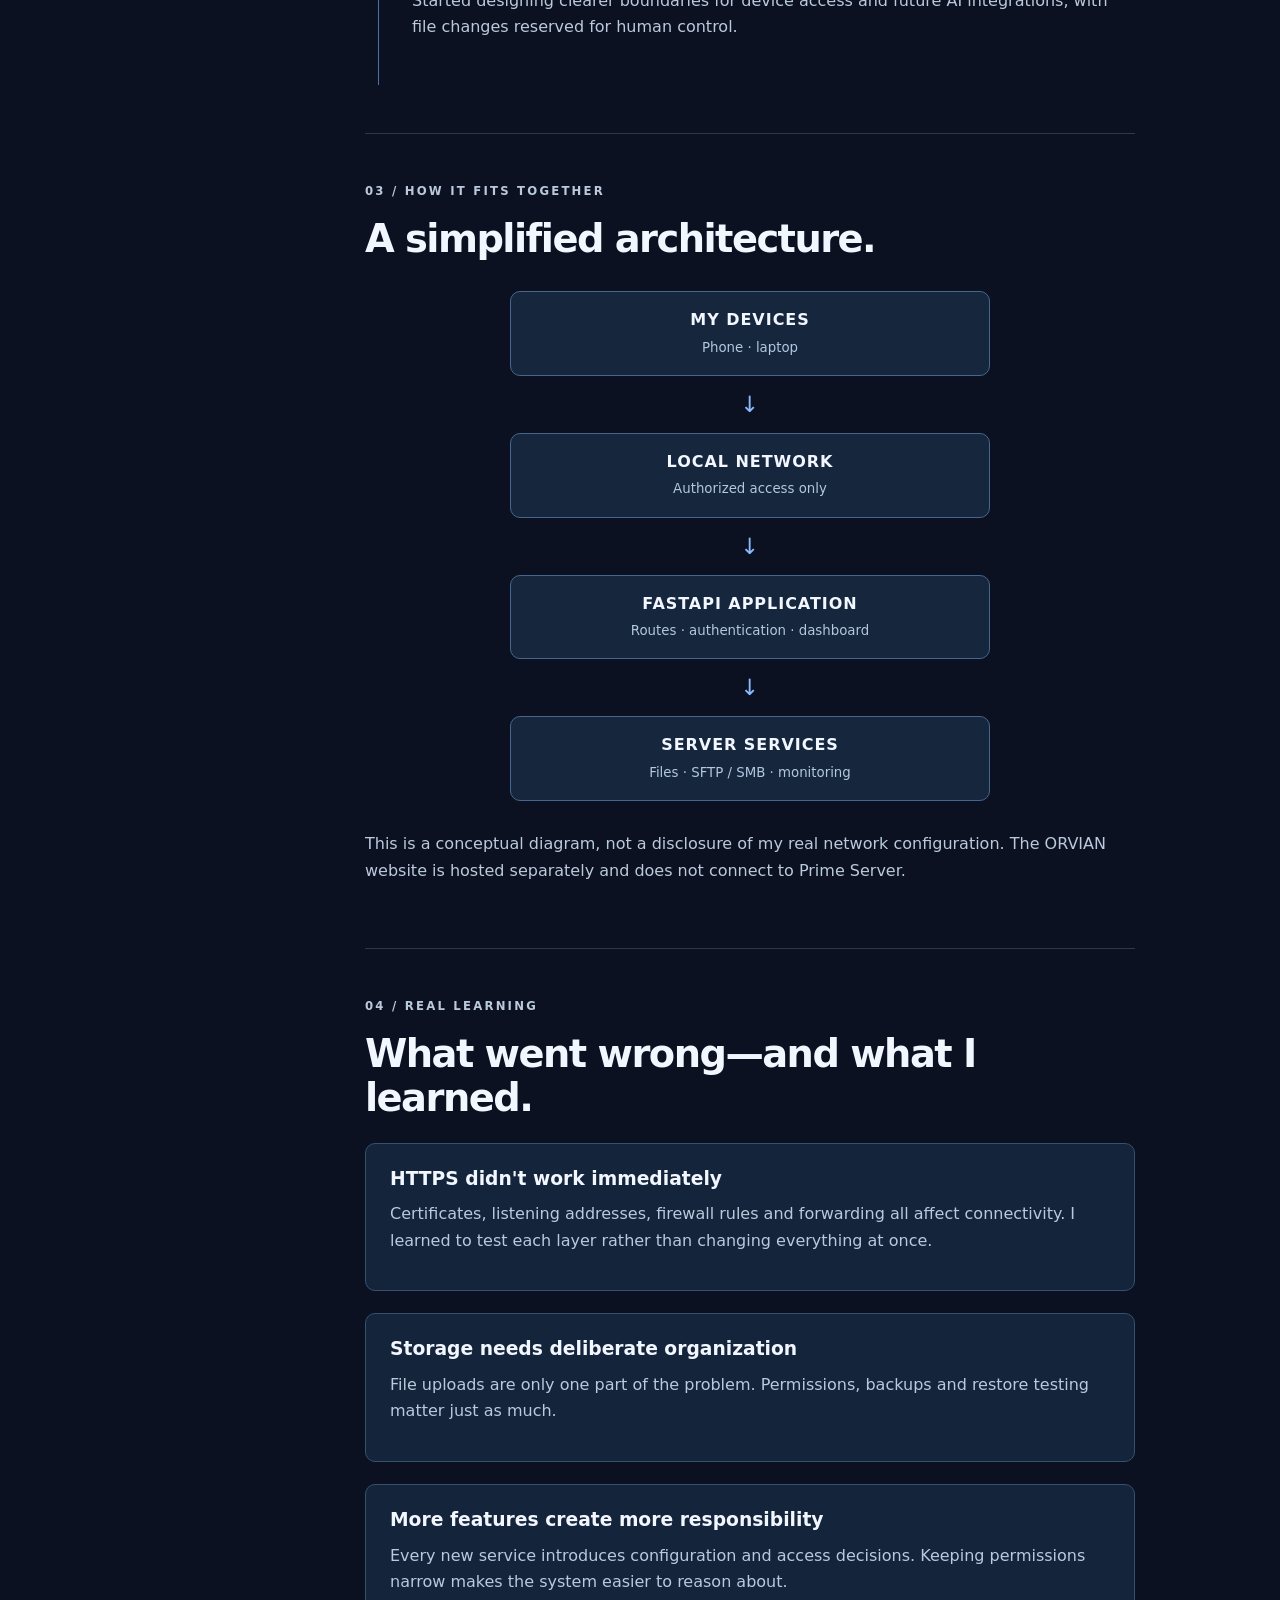
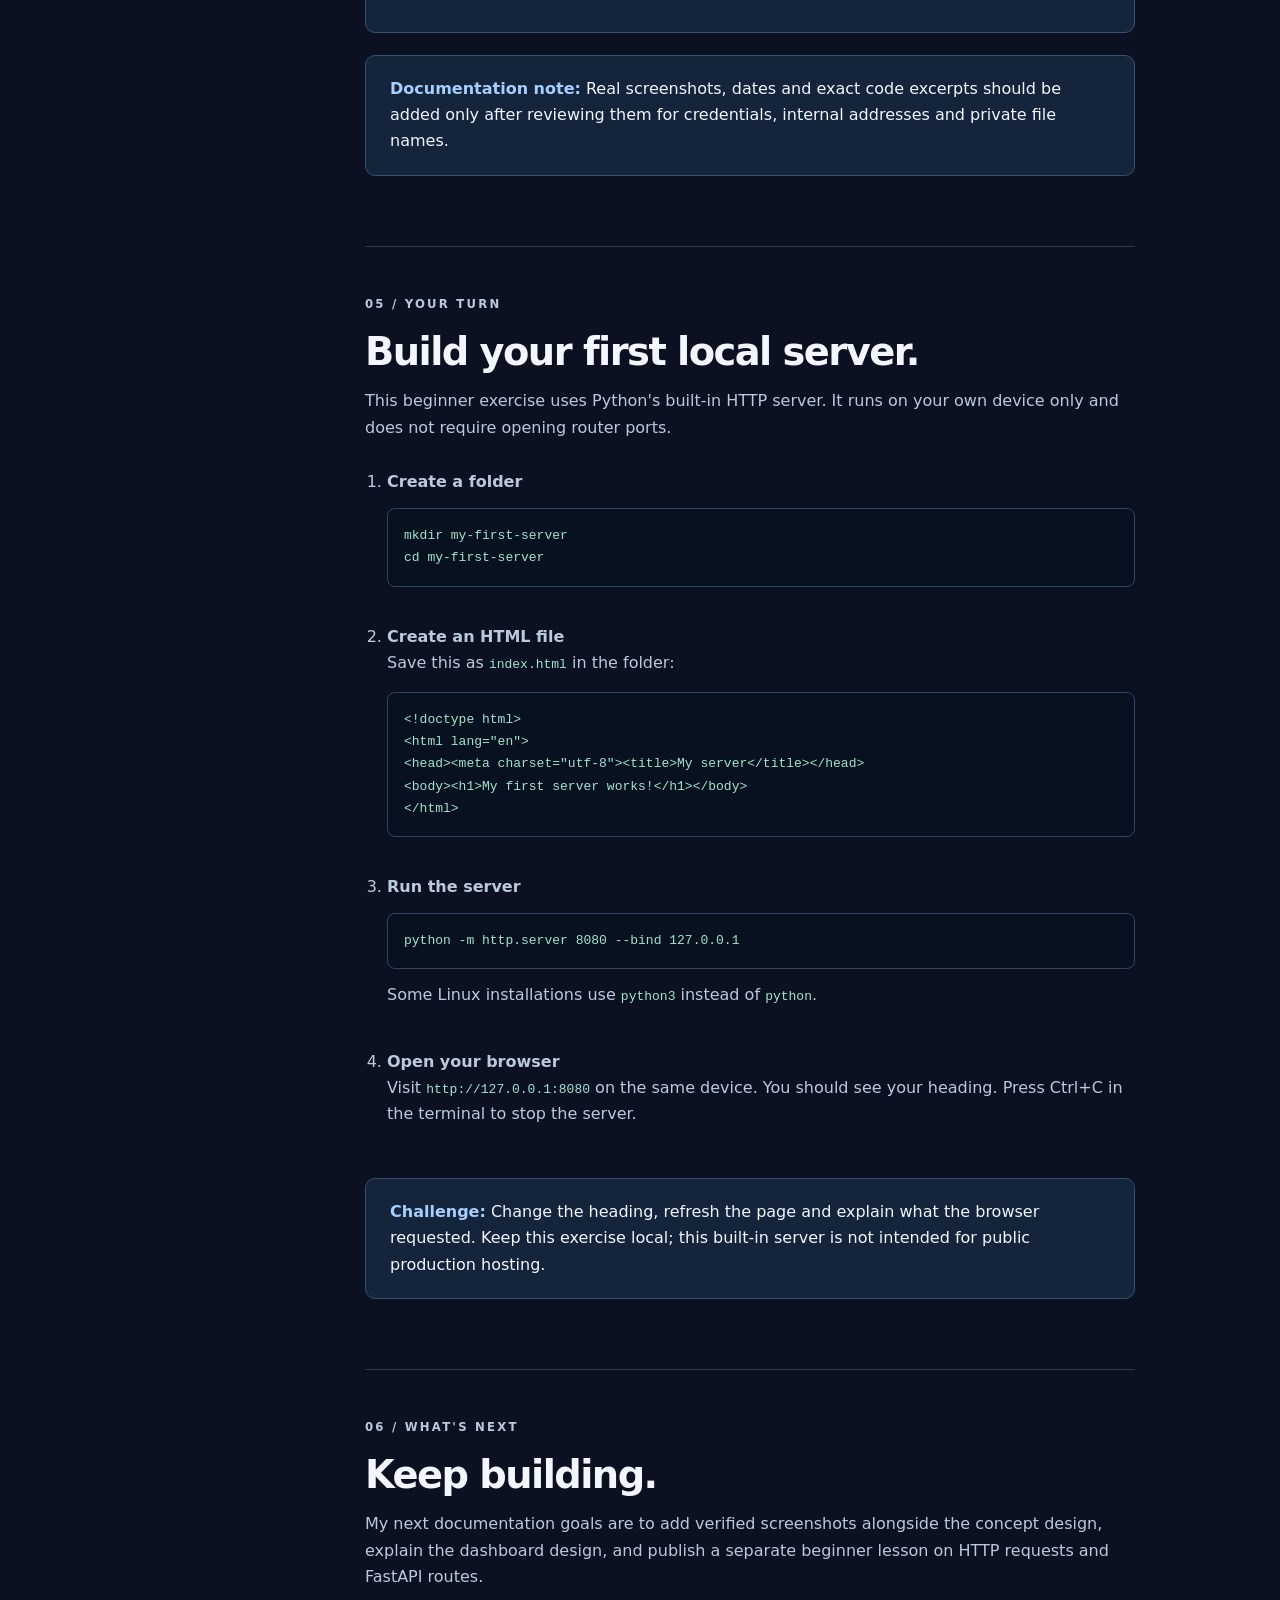
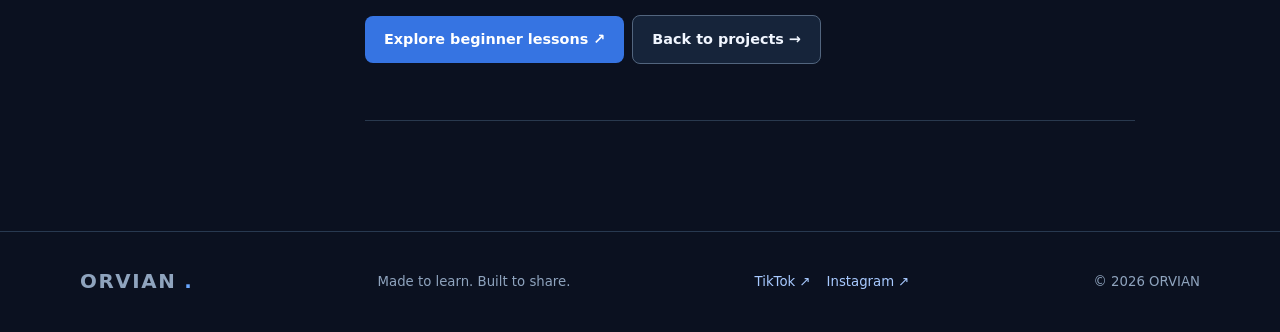
<file: prime-server.html>
<!doctype html>
<html lang="en"><head><meta charset="utf-8"><meta name="viewport" content="width=device-width,initial-scale=1"><meta name="theme-color" content="#0b1120"><meta name="description" content="Prime Server: how I learned to build a personal Python server, and a safe first project for students."><title>Prime Server — ORVIAN</title><link rel="stylesheet" href="styles.css"><link rel="stylesheet" href="project.css"><script src="script.js" defer></script><link rel="canonical" href="https://orvian.isroot.in/prime-server.html"><meta name="robots" content="index,follow"><meta property="og:type" content="website"><meta property="og:title" content="Prime Server — ORVIAN"><meta property="og:description" content="Prime Server: how I learned to build a personal Python server, and a safe first project for students."><meta property="og:url" content="https://orvian.isroot.in/prime-server.html"></head>
<body><a class="skip" href="#main">Skip to content</a><header class="site-header"><nav class="wrap nav" aria-label="Main navigation"><a class="brand" href="index.html#home"><span class="brand-mark">O</span> ORVIAN<span class="dot">.</span></a><button class="menu-button" id="menu-button" aria-expanded="false" aria-controls="nav-links" aria-label="Toggle navigation">☰</button><div class="nav-links" id="nav-links"><a href="projects.html">Projects</a><a href="start-here.html">Start here</a><a href="journal.html">Journal</a><a href="about.html">About</a><a class="nav-cta" href="about.html#connect">Connect ↗</a></div></nav></header>
<main id="main"><section class="wrap story-hero"><a class="back-link" href="index.html#projects">← All projects</a><p class="eyebrow">PROJECT 01 / INFRASTRUCTURE</p><h1>Prime <span>Server.</span></h1><p class="lead">How a simple Python experiment became my personal server—and what building it taught me about networking, storage, authentication and security.</p><div class="tags"><span>PYTHON</span><span>FASTAPI</span><span>LINUX</span><span>HTTPS</span><span>LEARNING IN PUBLIC</span></div><p class="status-line">STATUS: WORKING PROTOTYPE · THIS IS A DEVELOPMENT STORY, NOT A PRODUCTION DEPLOYMENT GUIDE</p><div class="story-terminal" aria-label="Illustrative terminal output, not an actual screenshot"><div class="window-bar"><span></span><span></span><span></span><small>illustration / prime-server</small></div><pre><code><b>$</b> python -m uvicorn main:app --host 127.0.0.1 --port 8000
<span>INFO:</span> Application startup complete.
<b>$</b> curl http://127.0.0.1:8000/
{"message": "My first server"}</code></pre></div><p class="illustration-note">Illustration only. Actual screenshots are not included until reviewed for sensitive information.</p><figure class="featured-concept"><div class="concept-heading"><span class="concept-pill">CONCEPT DESIGN · NOT A LIVE SCREENSHOT</span><span>PRIME SERVER / INTERFACE VISION</span></div><a href="assets/prime-server-concept.png" target="_blank" rel="noopener" aria-label="View full-size Prime Server concept design"><img src="assets/prime-server-concept.png" alt="Illustrative Prime Server dashboard concept with system metrics, service health, security, network and file management panels" loading="eager" decoding="async"></a><figcaption>My vision for the Prime Server control dashboard. This is an AI-generated design mockup, not a capture of the working application. Displayed metrics, filenames and security states are illustrative.</figcaption></figure><section class="evidence-gallery" aria-label="Project screenshot placeholders"><h2>Inside the build</h2><p>The design concept above shows the visual direction. Real screenshots of these features will be added after privacy review.</p><div class="evidence-grid"><div class="evidence-slot"><span aria-hidden="true">▣</span><strong>Dashboard</strong><small>Sanitized screenshot pending</small></div><div class="evidence-slot"><span aria-hidden="true">▤</span><strong>File operations</strong><small>Sanitized screenshot pending</small></div><div class="evidence-slot"><span aria-hidden="true">⌘</span><strong>Service status</strong><small>Sanitized screenshot pending</small></div></div></section></section>
<div class="story-layout wrap"><aside class="story-toc"><strong>ON THIS PAGE</strong><a href="#why">01 / Why I started</a><a href="#timeline">02 / Build timeline</a><a href="#architecture">03 / Architecture</a><a href="#problems">04 / Problems & lessons</a><a href="#try">05 / Build your own</a><a href="#next">06 / What's next</a></aside><article class="story-content"><section id="why"><p class="eyebrow">01 / THE IDEA</p><h2>Why I started.</h2><p>I wanted a personal server I could learn from: a place to experiment with accessing files, connecting my own devices and understanding how network services fit together. I started small instead of trying to build everything at once.</p><div class="callout"><strong>For students:</strong> Your first project does not need expensive hardware. Start with a problem you care about and a tiny working version.</div></section>
<section id="timeline"><p class="eyebrow">02 / THE BUILD</p><h2>From first request to a working prototype.</h2><div class="timeline"><div><span>01</span><h3>Learn HTTP and Python</h3><p>Experimented with simple local services and learned how browsers and clients send requests.</p></div><div><span>02</span><h3>Build file operations</h3><p>Used FastAPI to develop file upload, listing and deletion routes, then tested the responses.</p></div><div><span>03</span><h3>Connect devices</h3><p>Experimented with SFTP and SMB to understand file access across my own devices.</p></div><div><span>04</span><h3>Add a dashboard and HTTPS</h3><p>Developed a dashboard, login flow and a local TLS setup. Network and certificate configuration required additional troubleshooting.</p></div><div><span>05</span><h3>Think about permissions</h3><p>Started designing clearer boundaries for device access and future AI integrations, with file changes reserved for human control.</p></div></div></section>
<section id="architecture"><p class="eyebrow">03 / HOW IT FITS TOGETHER</p><h2>A simplified architecture.</h2><div class="architecture" role="img" aria-label="Own devices connect to the local network, which reaches a Python FastAPI server with authentication, file storage and service monitoring"><div>MY DEVICES<br><small>Phone · laptop</small></div><span>↓</span><div>LOCAL NETWORK<br><small>Authorized access only</small></div><span>↓</span><div>FASTAPI APPLICATION<br><small>Routes · authentication · dashboard</small></div><span>↓</span><div>SERVER SERVICES<br><small>Files · SFTP / SMB · monitoring</small></div></div><p>This is a conceptual diagram, not a disclosure of my real network configuration. The ORVIAN website is hosted separately and does not connect to Prime Server.</p></section>
<section id="problems"><p class="eyebrow">04 / REAL LEARNING</p><h2>What went wrong—and what I learned.</h2><div class="lesson-card"><h3>HTTPS didn't work immediately</h3><p>Certificates, listening addresses, firewall rules and forwarding all affect connectivity. I learned to test each layer rather than changing everything at once.</p></div><div class="lesson-card"><h3>Storage needs deliberate organization</h3><p>File uploads are only one part of the problem. Permissions, backups and restore testing matter just as much.</p></div><div class="lesson-card"><h3>More features create more responsibility</h3><p>Every new service introduces configuration and access decisions. Keeping permissions narrow makes the system easier to reason about.</p></div><div class="callout"><strong>Documentation note:</strong> Real screenshots, dates and exact code excerpts should be added only after reviewing them for credentials, internal addresses and private file names.</div></section>
<section id="try"><p class="eyebrow">05 / YOUR TURN</p><h2>Build your first local server.</h2><p>This beginner exercise uses Python's built-in HTTP server. It runs on your own device only and does not require opening router ports.</p><ol class="exercise"><li><strong>Create a folder</strong><pre><code>mkdir my-first-server
cd my-first-server</code></pre></li><li><strong>Create an HTML file</strong><p>Save this as <code>index.html</code> in the folder:</p><pre><code>&lt;!doctype html&gt;
&lt;html lang="en"&gt;
&lt;head&gt;&lt;meta charset="utf-8"&gt;&lt;title&gt;My server&lt;/title&gt;&lt;/head&gt;
&lt;body&gt;&lt;h1&gt;My first server works!&lt;/h1&gt;&lt;/body&gt;
&lt;/html&gt;</code></pre></li><li><strong>Run the server</strong><pre><code>python -m http.server 8080 --bind 127.0.0.1</code></pre><p>Some Linux installations use <code>python3</code> instead of <code>python</code>.</p></li><li><strong>Open your browser</strong><p>Visit <code>http://127.0.0.1:8080</code> on the same device. You should see your heading. Press Ctrl+C in the terminal to stop the server.</p></li></ol><div class="callout"><strong>Challenge:</strong> Change the heading, refresh the page and explain what the browser requested. Keep this exercise local; this built-in server is not intended for public production hosting.</div></section>
<section id="next"><p class="eyebrow">06 / WHAT'S NEXT</p><h2>Keep building.</h2><p>My next documentation goals are to add verified screenshots alongside the concept design, explain the dashboard design, and publish a separate beginner lesson on HTTP requests and FastAPI routes.</p><a class="button primary" href="index.html#learn">Explore beginner lessons ↗</a><a class="button secondary" href="index.html#projects">Back to projects →</a></section></article></div></main><footer class="footer"><div class="wrap footer-inner"><a class="brand" href="index.html">ORVIAN<span class="dot">.</span></a><span>Made to learn. Built to share.</span><div class="footer-social"><a href="https://www.tiktok.com/@darkdemon6724" target="_blank" rel="noopener noreferrer">TikTok ↗</a><a href="https://www.instagram.com/originalprime0/" target="_blank" rel="noopener noreferrer">Instagram ↗</a></div><span id="year"></span></div></footer></body></html>
</file>
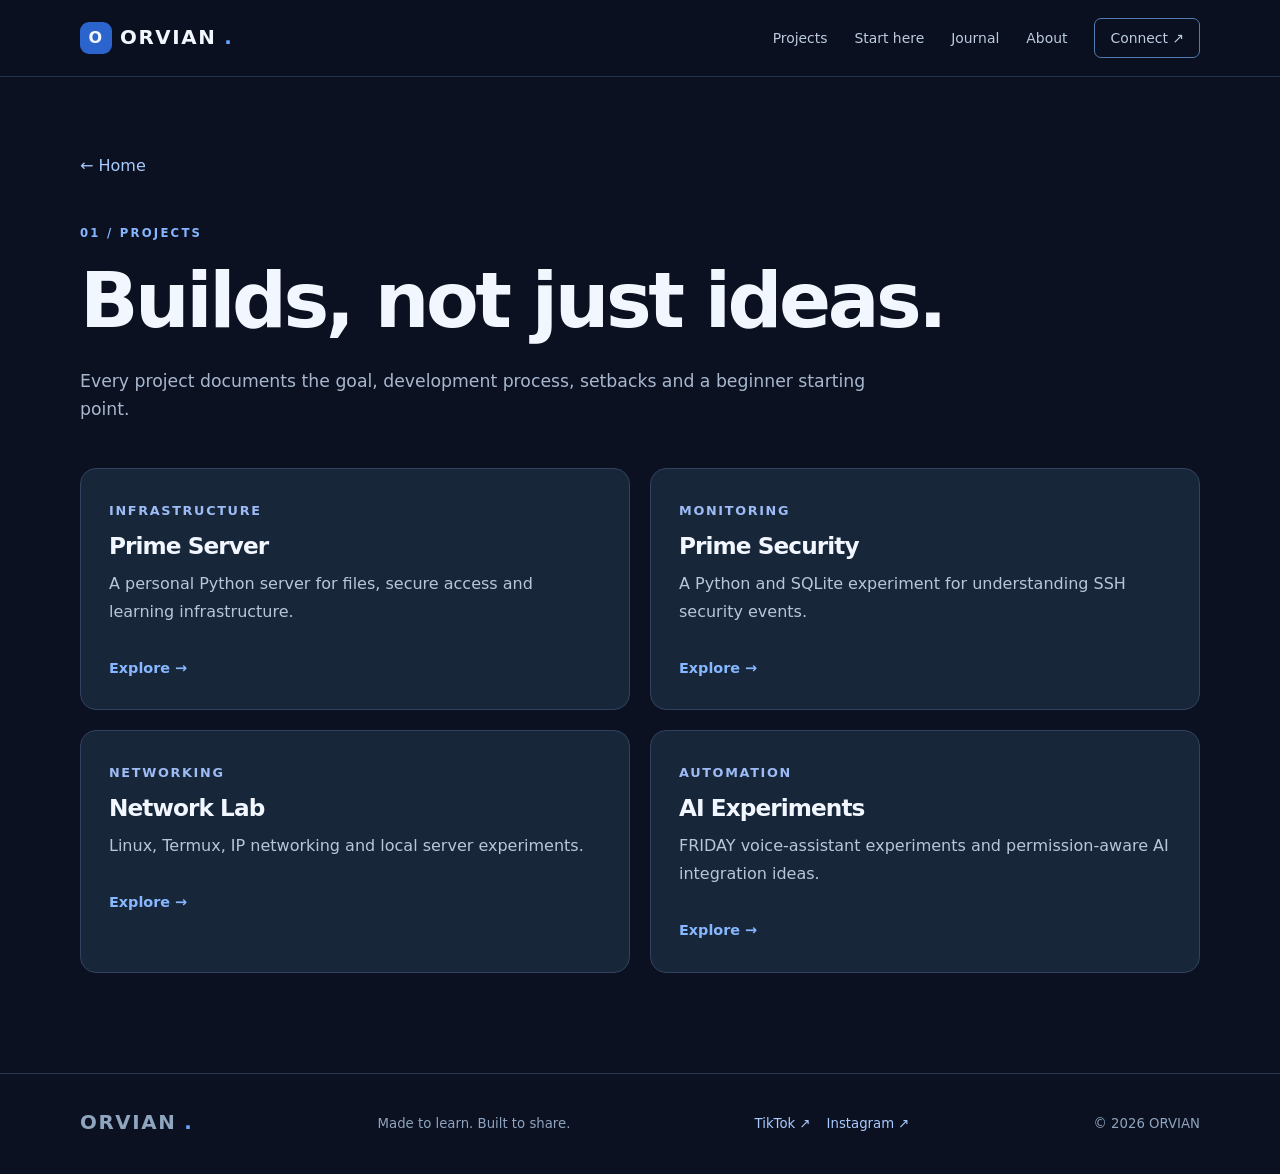
<file: projects.html>
<!doctype html><html lang="en"><head><meta charset="utf-8"><meta name="viewport" content="width=device-width,initial-scale=1"><meta name="theme-color" content="#0b1120"><meta name="description" content="My real development projects and learning experiments"><title>Projects — ORVIAN</title><link rel="stylesheet" href="styles.css"><link rel="stylesheet" href="project.css"><script src="script.js" defer></script><link rel="canonical" href="https://orvian.isroot.in/projects.html"><meta name="robots" content="index,follow"><meta property="og:type" content="website"><meta property="og:title" content="Projects — ORVIAN"><meta property="og:description" content="My real development projects and learning experiments"><meta property="og:url" content="https://orvian.isroot.in/projects.html"></head><body><a class="skip" href="#main">Skip to content</a><header class="site-header"><nav class="wrap nav" aria-label="Main navigation"><a class="brand" href="index.html"><span class="brand-mark">O</span> ORVIAN<span class="dot">.</span></a><button class="menu-button" id="menu-button" aria-expanded="false" aria-controls="nav-links" aria-label="Toggle navigation">☰</button><div class="nav-links" id="nav-links"><a href="projects.html">Projects</a><a href="start-here.html">Start here</a><a href="journal.html">Journal</a><a href="about.html">About</a><a class="nav-cta" href="about.html#connect">Connect ↗</a></div></nav></header><main id="main"><section class="wrap hub"><a class="back-link" href="index.html">← Home</a><p class="eyebrow">01 / PROJECTS</p><h1>Builds, not just ideas.</h1><p class="lead">Every project documents the goal, development process, setbacks and a beginner starting point.</p><div class="hub-grid"><article class="hub-card"><span class="smallcaps">INFRASTRUCTURE</span><h2>Prime Server</h2><p>A personal Python server for files, secure access and learning infrastructure.</p><a class="text-link" href="prime-server.html">Explore →</a></article><article class="hub-card"><span class="smallcaps">MONITORING</span><h2>Prime Security</h2><p>A Python and SQLite experiment for understanding SSH security events.</p><a class="text-link" href="prime-security.html">Explore →</a></article><article class="hub-card"><span class="smallcaps">NETWORKING</span><h2>Network Lab</h2><p>Linux, Termux, IP networking and local server experiments.</p><a class="text-link" href="network-lab.html">Explore →</a></article><article class="hub-card"><span class="smallcaps">AUTOMATION</span><h2>AI Experiments</h2><p>FRIDAY voice-assistant experiments and permission-aware AI integration ideas.</p><a class="text-link" href="ai-experiments.html">Explore →</a></article></div></section></main><footer class="footer"><div class="wrap footer-inner"><a class="brand" href="index.html">ORVIAN<span class="dot">.</span></a><span>Made to learn. Built to share.</span><div class="footer-social"><a href="https://www.tiktok.com/@darkdemon6724" target="_blank" rel="noopener noreferrer">TikTok ↗</a><a href="https://www.instagram.com/originalprime0/" target="_blank" rel="noopener noreferrer">Instagram ↗</a></div><span id="year"></span></div></footer></body></html>
</file>
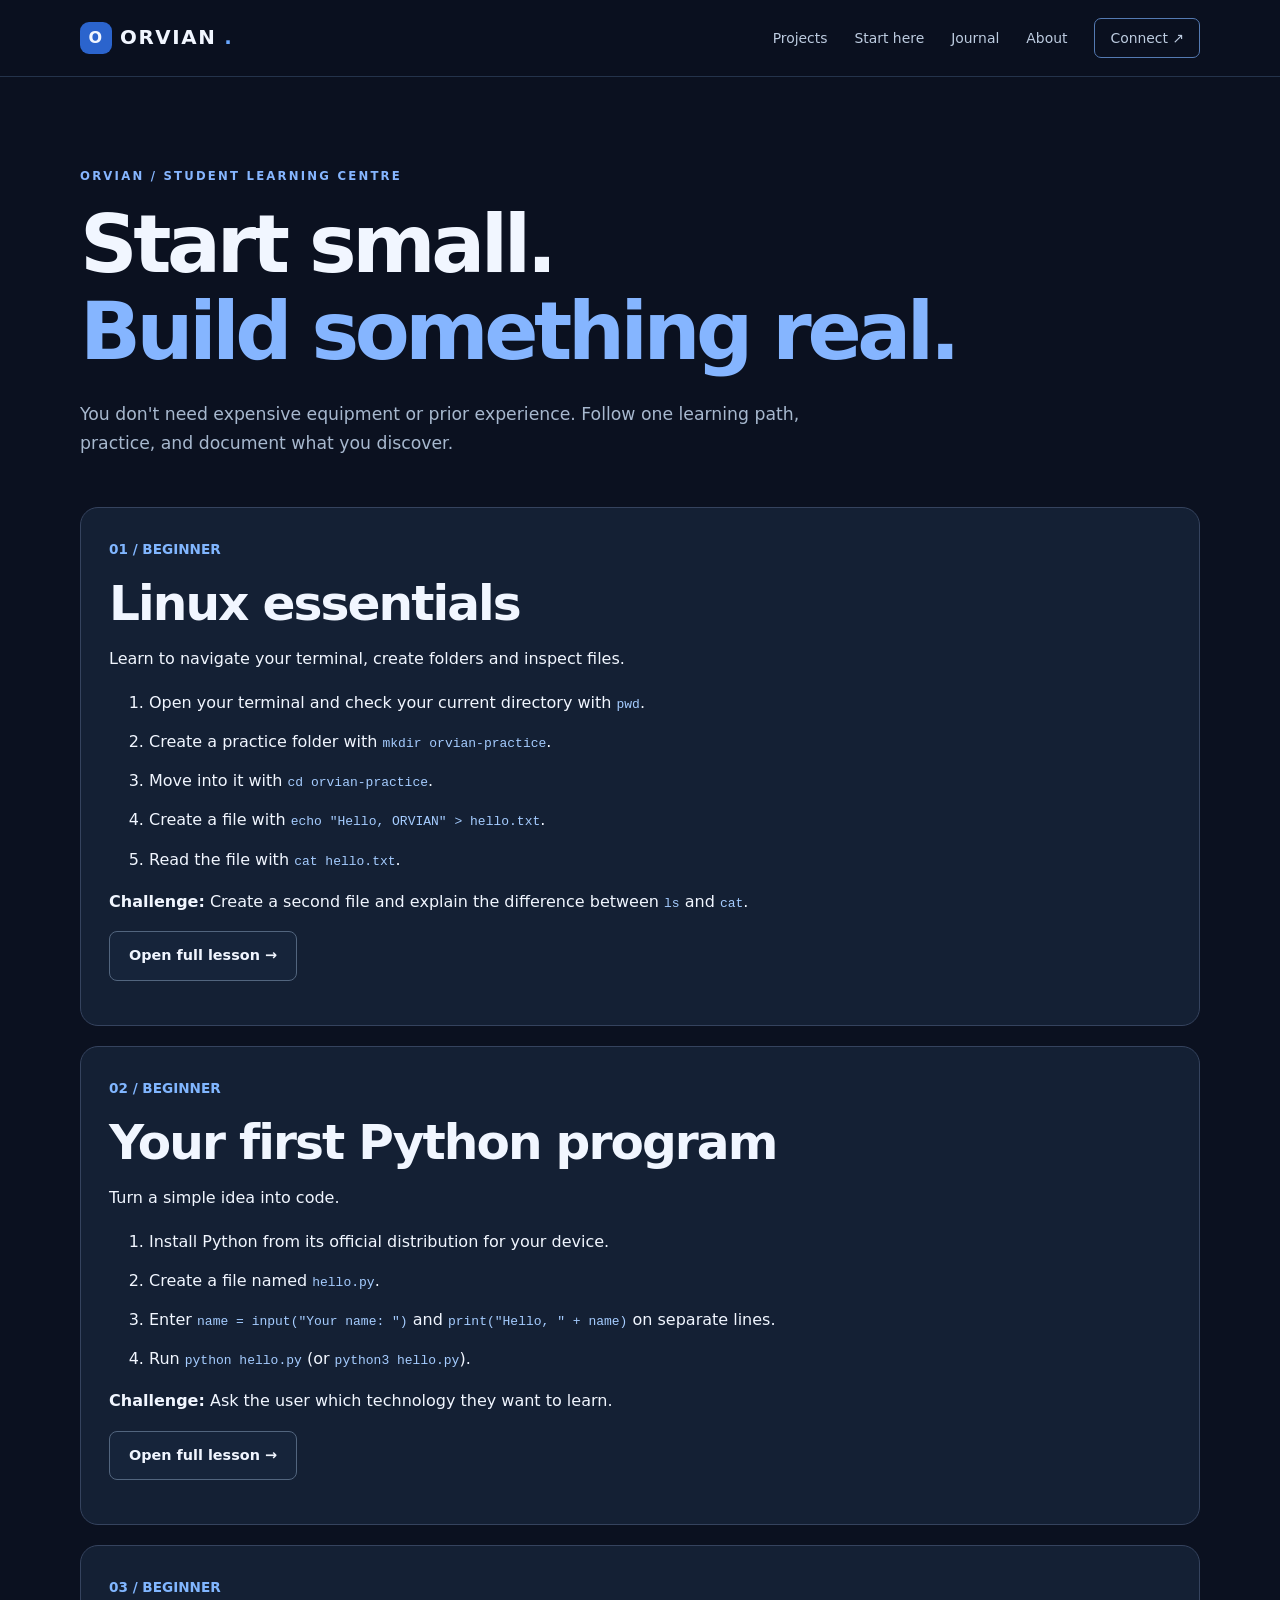
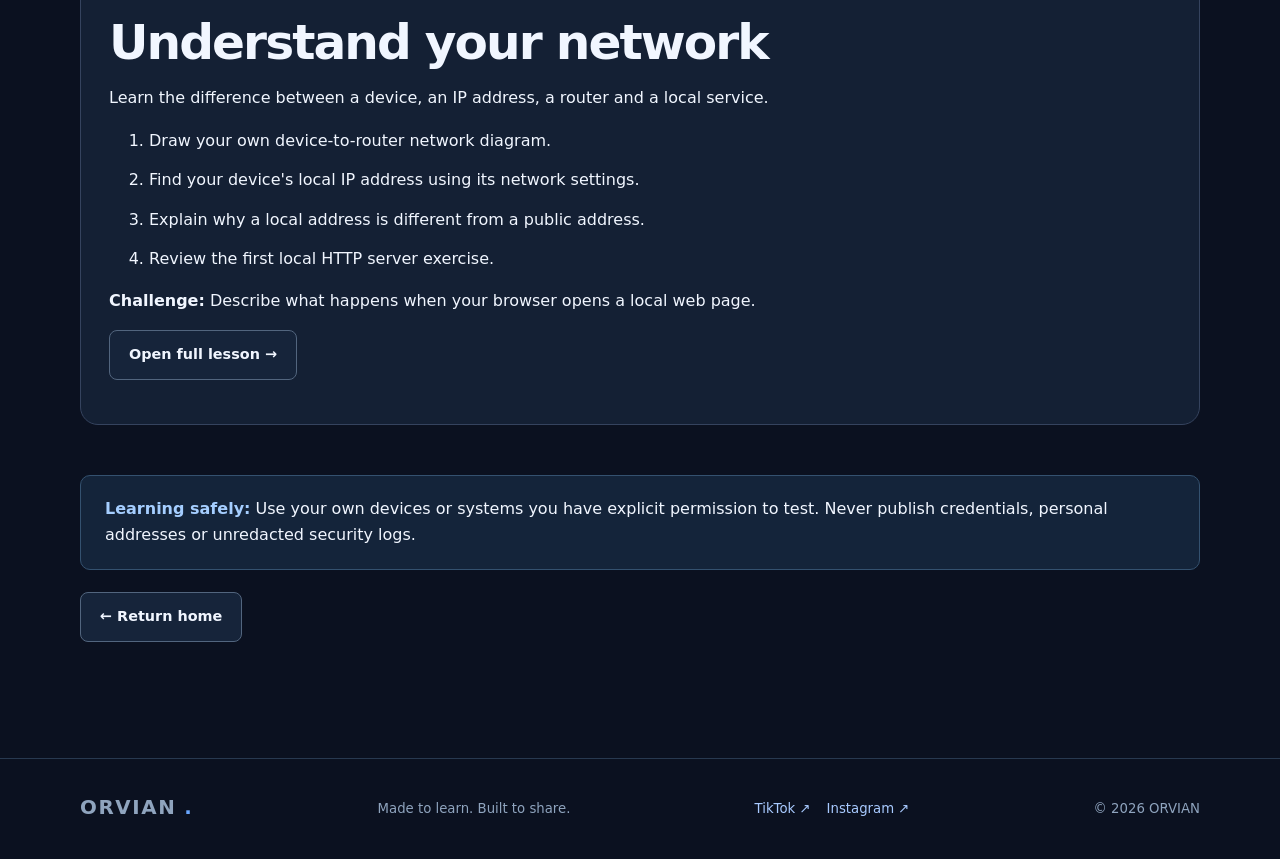
<file: start-here.html>
<!doctype html><html lang="en"><head><meta charset="utf-8"><meta name="viewport" content="width=device-width,initial-scale=1"><meta name="theme-color" content="#0b1120"><title>Start Here — ORVIAN</title><meta name="description" content="Free beginner projects in Linux, Python and networking."><link rel="stylesheet" href="styles.css"><link rel="stylesheet" href="project.css"><script src="script.js" defer></script><link rel="canonical" href="https://orvian.isroot.in/start-here.html"><meta name="robots" content="index,follow"><meta property="og:type" content="website"><meta property="og:title" content="Start Here — ORVIAN"><meta property="og:description" content="Free beginner projects in Linux, Python and networking."><meta property="og:url" content="https://orvian.isroot.in/start-here.html"></head><body><a class="skip" href="#main">Skip to content</a><header class="site-header"><nav class="wrap nav" aria-label="Main navigation"><a class="brand" href="index.html"><span class="brand-mark">O</span> ORVIAN<span class="dot">.</span></a><button class="menu-button" id="menu-button" aria-expanded="false" aria-controls="nav-links" aria-label="Toggle navigation">☰</button><div class="nav-links" id="nav-links"><a href="projects.html">Projects</a><a href="start-here.html">Start here</a><a href="journal.html">Journal</a><a href="about.html">About</a><a class="nav-cta" href="about.html#connect">Connect ↗</a></div></nav></header><main id="main" class="wrap learning-page"><p class="eyebrow">ORVIAN / STUDENT LEARNING CENTRE</p><h1>Start small.<br><span>Build something real.</span></h1><p class="lead">You don't need expensive equipment or prior experience. Follow one learning path, practice, and document what you discover.</p><div class="learning-paths"><article id="linux"><span class="step-num">01 / BEGINNER</span><h2>Linux essentials</h2><p>Learn to navigate your terminal, create folders and inspect files.</p><ol><li>Open your terminal and check your current directory with <code>pwd</code>.</li><li>Create a practice folder with <code>mkdir orvian-practice</code>.</li><li>Move into it with <code>cd orvian-practice</code>.</li><li>Create a file with <code>echo "Hello, ORVIAN" &gt; hello.txt</code>.</li><li>Read the file with <code>cat hello.txt</code>.</li></ol><p><strong>Challenge:</strong> Create a second file and explain the difference between <code>ls</code> and <code>cat</code>.</p><p><a class="button secondary" href="learn/linux-terminal.html">Open full lesson →</a></p></article><article id="python"><span class="step-num">02 / BEGINNER</span><h2>Your first Python program</h2><p>Turn a simple idea into code.</p><ol><li>Install Python from its official distribution for your device.</li><li>Create a file named <code>hello.py</code>.</li><li>Enter <code>name = input("Your name: ")</code> and <code>print("Hello, " + name)</code> on separate lines.</li><li>Run <code>python hello.py</code> (or <code>python3 hello.py</code>).</li></ol><p><strong>Challenge:</strong> Ask the user which technology they want to learn.</p><p><a class="button secondary" href="learn/python-basics.html">Open full lesson →</a></p></article><article id="network"><span class="step-num">03 / BEGINNER</span><h2>Understand your network</h2><p>Learn the difference between a device, an IP address, a router and a local service.</p><ol><li>Draw your own device-to-router network diagram.</li><li>Find your device's local IP address using its network settings.</li><li>Explain why a local address is different from a public address.</li><li>Review the <a href="prime-server.html#try">first local HTTP server exercise</a>.</li></ol><p><strong>Challenge:</strong> Describe what happens when your browser opens a local web page.</p><p><a class="button secondary" href="learn/network-foundations.html">Open full lesson →</a></p></article></div><div class="callout"><strong>Learning safely:</strong> Use your own devices or systems you have explicit permission to test. Never publish credentials, personal addresses or unredacted security logs.</div><p><a class="button secondary" href="index.html">← Return home</a></p></main><footer class="footer"><div class="wrap footer-inner"><a class="brand" href="index.html">ORVIAN<span class="dot">.</span></a><span>Made to learn. Built to share.</span><div class="footer-social"><a href="https://www.tiktok.com/@darkdemon6724" target="_blank" rel="noopener noreferrer">TikTok ↗</a><a href="https://www.instagram.com/originalprime0/" target="_blank" rel="noopener noreferrer">Instagram ↗</a></div><span id="year"></span></div></footer></body></html>
</file>
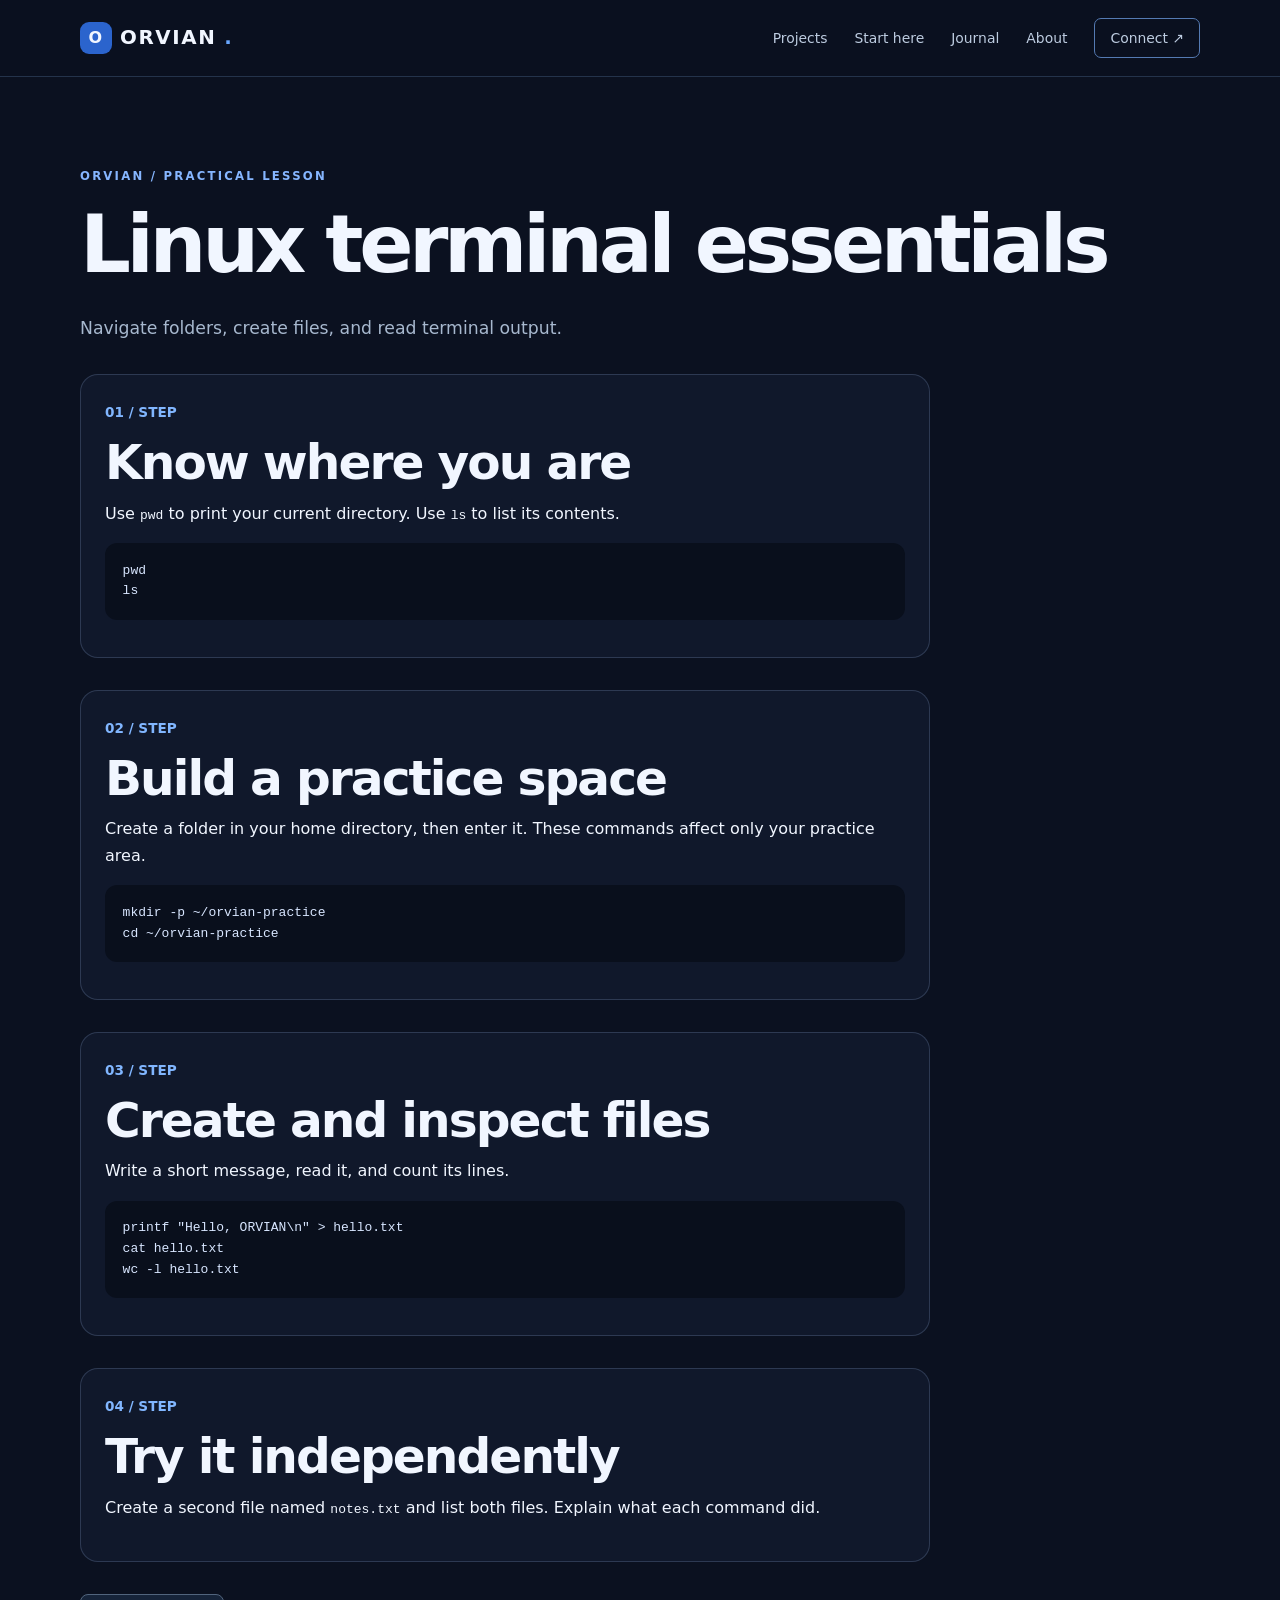
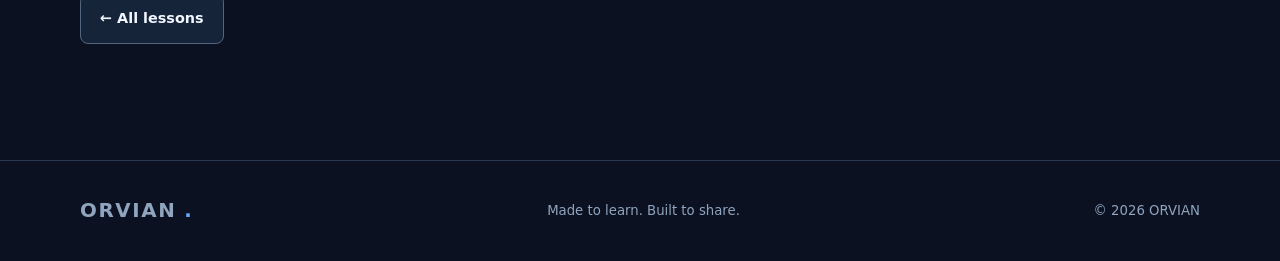
<file: learn/linux-terminal.html>
<!doctype html><html lang="en"><head><meta charset="utf-8"><meta name="viewport" content="width=device-width,initial-scale=1"><meta name="theme-color" content="#0b1120"><title>Linux terminal essentials — ORVIAN</title><meta name="description" content="Navigate folders, create files, and read terminal output."><link rel="stylesheet" href="../styles.css"><link rel="stylesheet" href="../project.css"><script src="../script.js" defer></script><link rel="canonical" href="https://orvian.isroot.in/learn/linux-terminal.html"><meta name="robots" content="index,follow"><meta property="og:type" content="website"><meta property="og:title" content="Linux terminal essentials — ORVIAN"><meta property="og:description" content="Navigate folders, create files, and read terminal output."><meta property="og:url" content="https://orvian.isroot.in/learn/linux-terminal.html"></head><body><a class="skip" href="#main">Skip to content</a><header class="site-header"><nav class="wrap nav" aria-label="Main navigation"><a class="brand" href="../index.html"><span class="brand-mark">O</span> ORVIAN<span class="dot">.</span></a><button class="menu-button" id="menu-button" aria-expanded="false" aria-controls="nav-links" aria-label="Toggle navigation">☰</button><div class="nav-links" id="nav-links"><a href="../projects.html">Projects</a><a href="../start-here.html">Start here</a><a href="../journal.html">Journal</a><a href="../about.html">About</a><a class="nav-cta" href="../about.html#connect">Connect ↗</a></div></nav></header><main class="wrap learning-page" id="main"><p class="eyebrow">ORVIAN / PRACTICAL LESSON</p><h1>Linux terminal essentials</h1><p class="lead">Navigate folders, create files, and read terminal output.</p><section class="lesson-step"><span class="step-num">01 / STEP</span><h2>Know where you are</h2><p>Use <code>pwd</code> to print your current directory. Use <code>ls</code> to list its contents.</p><pre><code>pwd
ls</code></pre></section><section class="lesson-step"><span class="step-num">02 / STEP</span><h2>Build a practice space</h2><p>Create a folder in your home directory, then enter it. These commands affect only your practice area.</p><pre><code>mkdir -p ~/orvian-practice
cd ~/orvian-practice</code></pre></section><section class="lesson-step"><span class="step-num">03 / STEP</span><h2>Create and inspect files</h2><p>Write a short message, read it, and count its lines.</p><pre><code>printf &quot;Hello, ORVIAN\n&quot; &gt; hello.txt
cat hello.txt
wc -l hello.txt</code></pre></section><section class="lesson-step"><span class="step-num">04 / STEP</span><h2>Try it independently</h2><p>Create a second file named <code>notes.txt</code> and list both files. Explain what each command did.</p></section><p><a class="button secondary" href="../start-here.html">← All lessons</a></p></main><footer class="footer"><div class="wrap footer-inner"><a class="brand" href="../index.html">ORVIAN<span class="dot">.</span></a><span>Made to learn. Built to share.</span><span id="year"></span></div></footer></body></html>
</file>
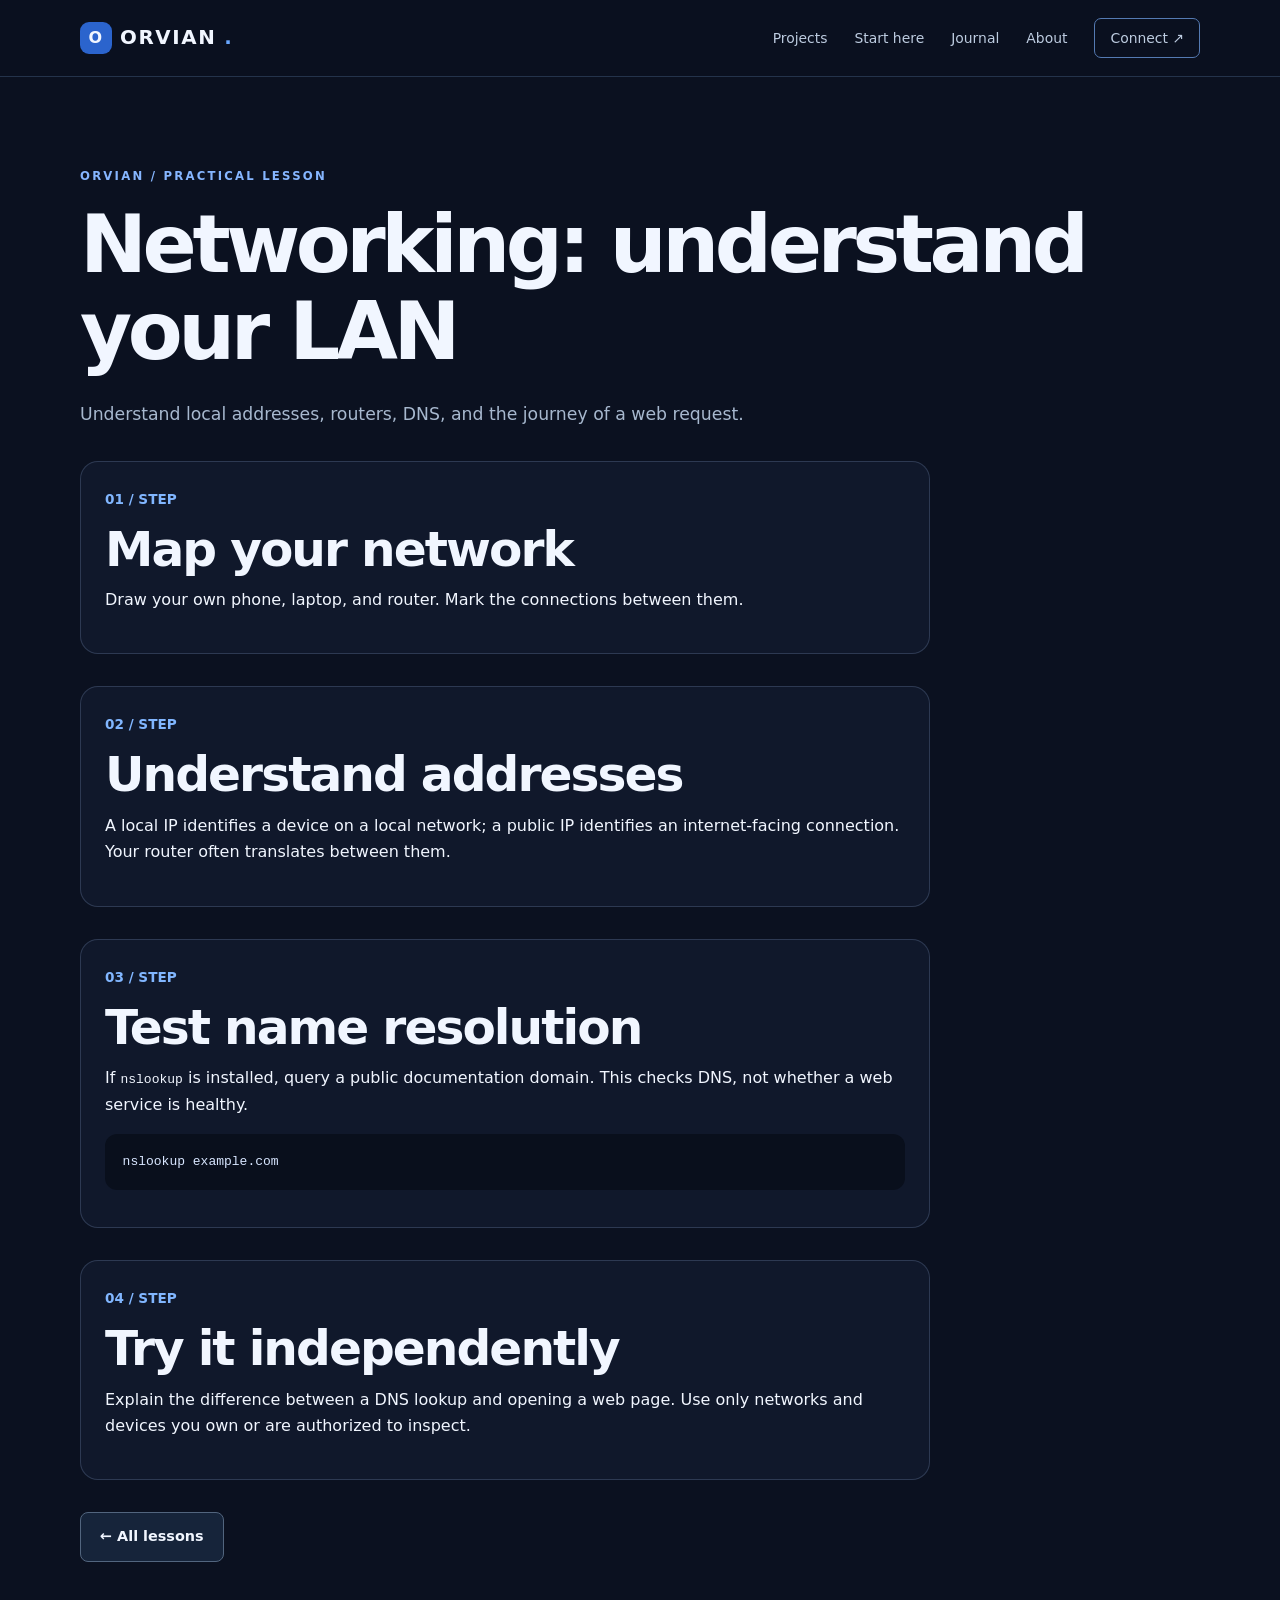
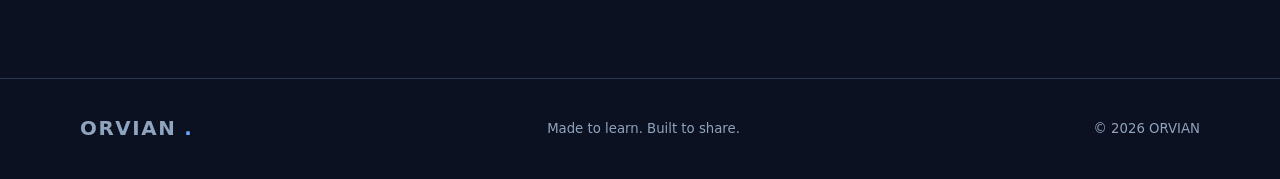
<file: learn/network-foundations.html>
<!doctype html><html lang="en"><head><meta charset="utf-8"><meta name="viewport" content="width=device-width,initial-scale=1"><meta name="theme-color" content="#0b1120"><title>Networking: understand your LAN — ORVIAN</title><meta name="description" content="Understand local addresses, routers, DNS, and the journey of a web request."><link rel="stylesheet" href="../styles.css"><link rel="stylesheet" href="../project.css"><script src="../script.js" defer></script><link rel="canonical" href="https://orvian.isroot.in/learn/network-foundations.html"><meta name="robots" content="index,follow"><meta property="og:type" content="website"><meta property="og:title" content="Networking: understand your LAN — ORVIAN"><meta property="og:description" content="Understand local addresses, routers, DNS, and the journey of a web request."><meta property="og:url" content="https://orvian.isroot.in/learn/network-foundations.html"></head><body><a class="skip" href="#main">Skip to content</a><header class="site-header"><nav class="wrap nav" aria-label="Main navigation"><a class="brand" href="../index.html"><span class="brand-mark">O</span> ORVIAN<span class="dot">.</span></a><button class="menu-button" id="menu-button" aria-expanded="false" aria-controls="nav-links" aria-label="Toggle navigation">☰</button><div class="nav-links" id="nav-links"><a href="../projects.html">Projects</a><a href="../start-here.html">Start here</a><a href="../journal.html">Journal</a><a href="../about.html">About</a><a class="nav-cta" href="../about.html#connect">Connect ↗</a></div></nav></header><main class="wrap learning-page" id="main"><p class="eyebrow">ORVIAN / PRACTICAL LESSON</p><h1>Networking: understand your LAN</h1><p class="lead">Understand local addresses, routers, DNS, and the journey of a web request.</p><section class="lesson-step"><span class="step-num">01 / STEP</span><h2>Map your network</h2><p>Draw your own phone, laptop, and router. Mark the connections between them.</p></section><section class="lesson-step"><span class="step-num">02 / STEP</span><h2>Understand addresses</h2><p>A local IP identifies a device on a local network; a public IP identifies an internet-facing connection. Your router often translates between them.</p></section><section class="lesson-step"><span class="step-num">03 / STEP</span><h2>Test name resolution</h2><p>If <code>nslookup</code> is installed, query a public documentation domain. This checks DNS, not whether a web service is healthy.</p><pre><code>nslookup example.com</code></pre></section><section class="lesson-step"><span class="step-num">04 / STEP</span><h2>Try it independently</h2><p>Explain the difference between a DNS lookup and opening a web page. Use only networks and devices you own or are authorized to inspect.</p></section><p><a class="button secondary" href="../start-here.html">← All lessons</a></p></main><footer class="footer"><div class="wrap footer-inner"><a class="brand" href="../index.html">ORVIAN<span class="dot">.</span></a><span>Made to learn. Built to share.</span><span id="year"></span></div></footer></body></html>
</file>
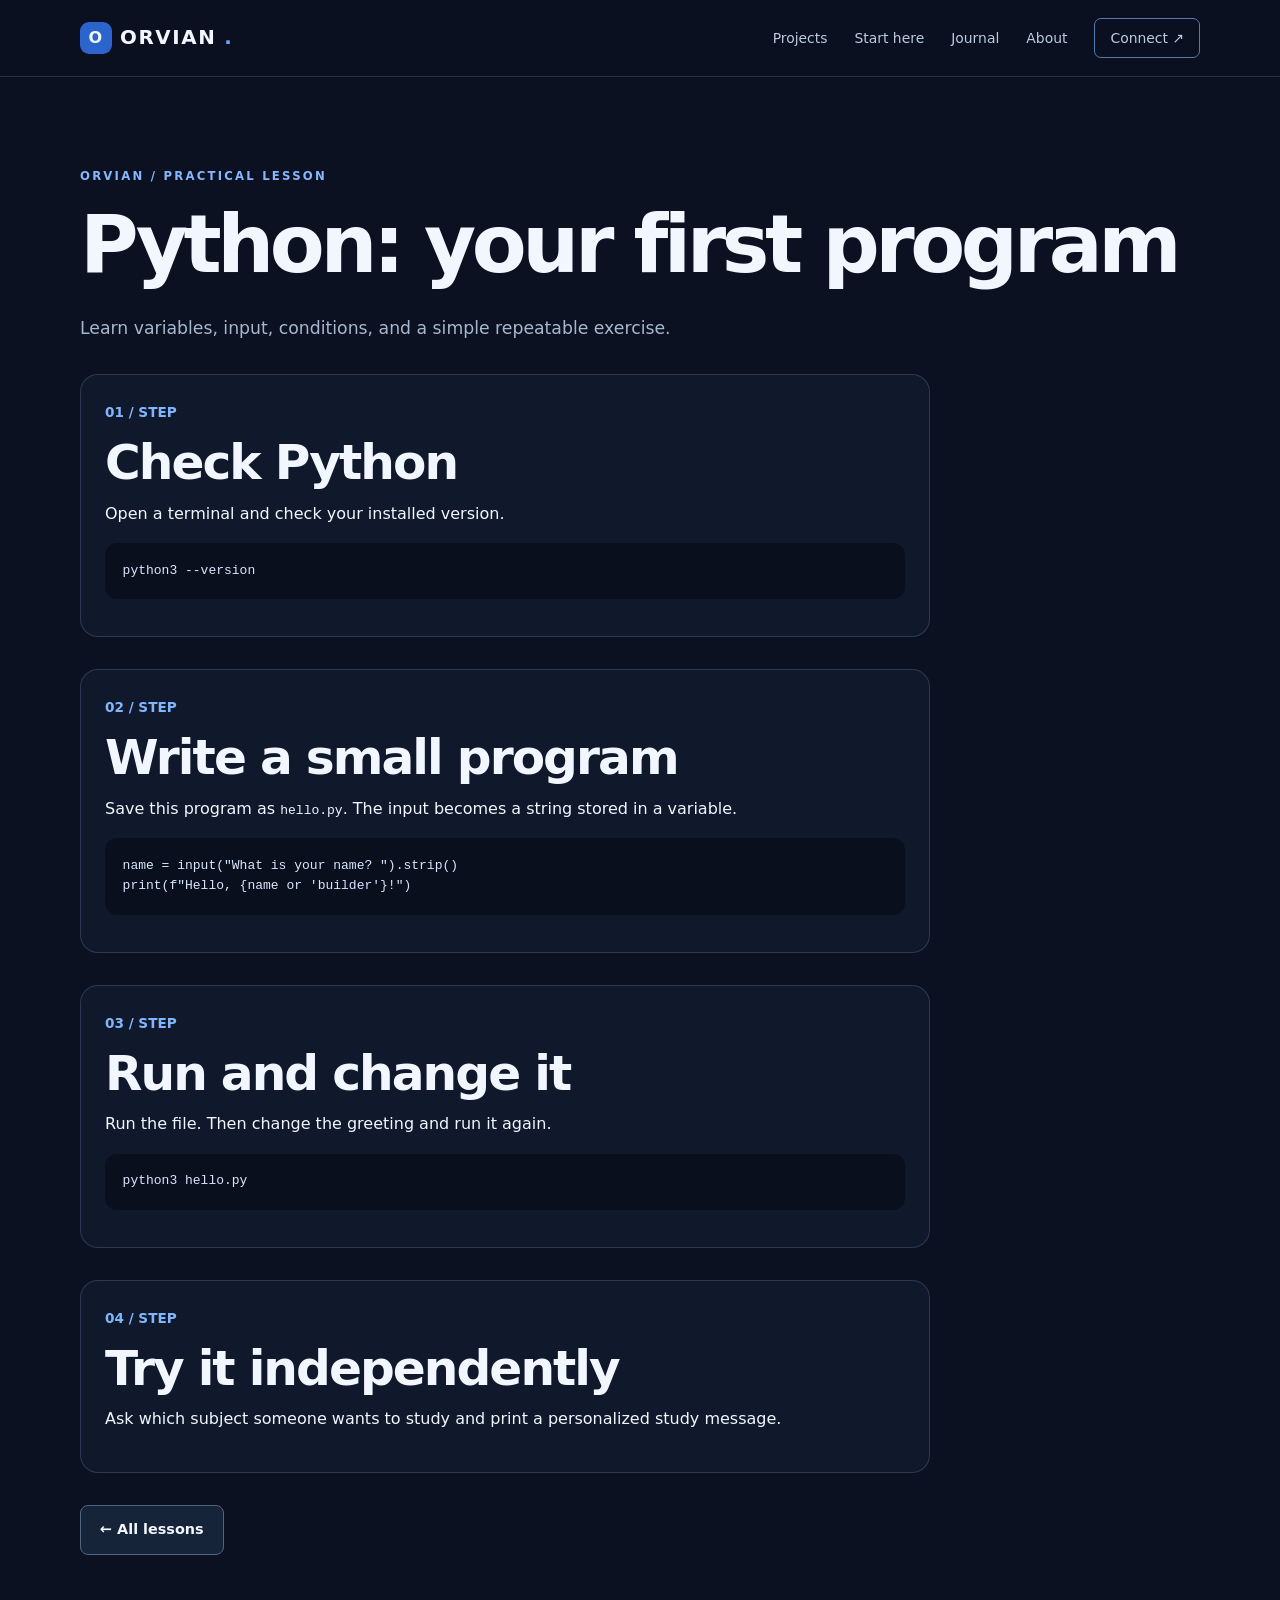
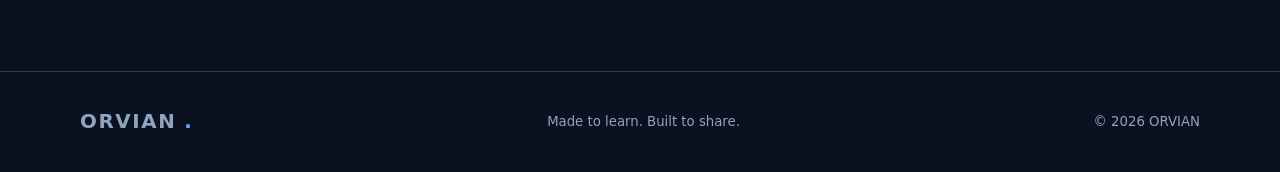
<file: learn/python-basics.html>
<!doctype html><html lang="en"><head><meta charset="utf-8"><meta name="viewport" content="width=device-width,initial-scale=1"><meta name="theme-color" content="#0b1120"><title>Python: your first program — ORVIAN</title><meta name="description" content="Learn variables, input, conditions, and a simple repeatable exercise."><link rel="stylesheet" href="../styles.css"><link rel="stylesheet" href="../project.css"><script src="../script.js" defer></script><link rel="canonical" href="https://orvian.isroot.in/learn/python-basics.html"><meta name="robots" content="index,follow"><meta property="og:type" content="website"><meta property="og:title" content="Python: your first program — ORVIAN"><meta property="og:description" content="Learn variables, input, conditions, and a simple repeatable exercise."><meta property="og:url" content="https://orvian.isroot.in/learn/python-basics.html"></head><body><a class="skip" href="#main">Skip to content</a><header class="site-header"><nav class="wrap nav" aria-label="Main navigation"><a class="brand" href="../index.html"><span class="brand-mark">O</span> ORVIAN<span class="dot">.</span></a><button class="menu-button" id="menu-button" aria-expanded="false" aria-controls="nav-links" aria-label="Toggle navigation">☰</button><div class="nav-links" id="nav-links"><a href="../projects.html">Projects</a><a href="../start-here.html">Start here</a><a href="../journal.html">Journal</a><a href="../about.html">About</a><a class="nav-cta" href="../about.html#connect">Connect ↗</a></div></nav></header><main class="wrap learning-page" id="main"><p class="eyebrow">ORVIAN / PRACTICAL LESSON</p><h1>Python: your first program</h1><p class="lead">Learn variables, input, conditions, and a simple repeatable exercise.</p><section class="lesson-step"><span class="step-num">01 / STEP</span><h2>Check Python</h2><p>Open a terminal and check your installed version.</p><pre><code>python3 --version</code></pre></section><section class="lesson-step"><span class="step-num">02 / STEP</span><h2>Write a small program</h2><p>Save this program as <code>hello.py</code>. The input becomes a string stored in a variable.</p><pre><code>name = input(&quot;What is your name? &quot;).strip()
print(f&quot;Hello, {name or &#x27;builder&#x27;}!&quot;)</code></pre></section><section class="lesson-step"><span class="step-num">03 / STEP</span><h2>Run and change it</h2><p>Run the file. Then change the greeting and run it again.</p><pre><code>python3 hello.py</code></pre></section><section class="lesson-step"><span class="step-num">04 / STEP</span><h2>Try it independently</h2><p>Ask which subject someone wants to study and print a personalized study message.</p></section><p><a class="button secondary" href="../start-here.html">← All lessons</a></p></main><footer class="footer"><div class="wrap footer-inner"><a class="brand" href="../index.html">ORVIAN<span class="dot">.</span></a><span>Made to learn. Built to share.</span><span id="year"></span></div></footer></body></html>
</file>
<file: styles.css>
:root{color-scheme:dark;--bg:#0b1120;--panel:#111d30;--line:#283950;--text:#f1f6ff;--muted:#a7b8ce;--blue:#69a7ff;--accent:#3e79e6;font-family:Inter,ui-sans-serif,system-ui,-apple-system,"Segoe UI",sans-serif}*{box-sizing:border-box}html{scroll-behavior:smooth;scroll-padding-top:85px}body{margin:0;background:var(--bg);color:var(--text);line-height:1.65}button,a{font:inherit}a{color:inherit;text-decoration:none}button{cursor:pointer}.wrap{width:min(1120px,calc(100% - 40px));margin:auto}.skip{position:absolute;left:-999px}.skip:focus{left:10px;top:10px;z-index:50;background:white;color:black;padding:10px}.site-header{position:sticky;top:0;z-index:10;background:#0b1120ec;backdrop-filter:blur(16px);border-bottom:1px solid #24334b}.nav{min-height:76px;display:flex;align-items:center;justify-content:space-between;gap:24px}.brand{font-size:1.24rem;font-weight:850;letter-spacing:.08em;display:inline-flex;align-items:center;gap:8px}.brand-mark{display:grid;place-items:center;background:#2b64cd;width:32px;height:32px;border-radius:9px;font-size:1rem}.dot{color:var(--blue)}.nav-links{display:flex;align-items:center;gap:27px;font-size:.87rem;color:#bdcce0}.nav-links a:hover,.text-link:hover{color:#fff}.nav-cta{border:1px solid #547ab2;padding:8px 15px;border-radius:7px}.menu-button{display:none;border:1px solid var(--line);background:var(--panel);color:white;border-radius:8px;padding:4px 11px;font-size:1.5rem}.hero{min-height:610px;display:grid;grid-template-columns:1.08fr .92fr;align-items:center;gap:45px;padding-top:75px;padding-bottom:90px}.eyebrow{font-size:.73rem;letter-spacing:.19em;color:#86b6ff;font-weight:800;margin:0 0 16px}.pulse{display:inline-block;width:7px;height:7px;border-radius:50%;background:#66d4a0;margin-right:8px;box-shadow:0 0 13px #66d4a0}h1,h2,h3,p{margin-top:0}h1{font-size:clamp(2.9rem,5.4vw,5rem);line-height:1.1;letter-spacing:-.055em;margin-bottom:25px}h1 span,.about-grid h2 span{color:var(--blue)}.lead{font-size:1.08rem;color:var(--muted);max-width:550px}.actions{display:flex;flex-wrap:wrap;gap:12px;margin-top:30px}.button{display:inline-flex;align-items:center;justify-content:center;gap:12px;padding:12px 19px;border-radius:8px;font-weight:700;font-size:.9rem}.primary{background:#3674e2;color:white}.primary:hover{background:#4c89f3}.secondary{border:1px solid #52657e;background:#16243a}.secondary:hover{background:#20334f}.hero-note{font-size:.79rem;color:#8499b5;letter-spacing:.13em;margin-top:35px}.hero-art{position:relative;min-width:0}.window{position:relative;z-index:1;background:#0e192a;border:1px solid #3b5270;border-radius:13px;box-shadow:0 35px 100px #0009;overflow:hidden;transform:rotate(-2deg)}.window-bar{height:43px;border-bottom:1px solid #273d58;display:flex;align-items:center;gap:6px;padding:0 16px;background:#15243a}.window-bar span{width:9px;height:9px;border-radius:50%;background:#ef817c}.window-bar span:nth-child(2){background:#eab66a}.window-bar span:nth-child(3){background:#77c39a}.window-bar small{margin:auto;color:#8da4c1}.terminal{padding:28px 22px;font:clamp(.68rem,1.2vw,.86rem)/1.8 ui-monospace,SFMono-Regular,Consolas,monospace;white-space:nowrap;overflow:auto}.terminal p{margin:0 0 6px}.terminal em{color:#74d4b1;font-style:normal}.terminal .output{color:#9db6d5;padding-left:8px}.cursor{color:#75b5ff}.orbit{position:absolute;border:1px solid #25416c;border-radius:50%;inset:-65px 20px;transform:rotate(22deg)}.orbit-two{inset:-25px -45px;transform:rotate(-20deg)}.section{padding-top:88px;padding-bottom:92px}.section-top{display:flex;align-items:end;justify-content:space-between;gap:20px;margin-bottom:34px}h2{font-size:clamp(2rem,3.8vw,3.25rem);line-height:1.15;letter-spacing:-.04em;margin-bottom:14px}.section-desc{color:var(--muted);max-width:630px;margin-bottom:0}.project-grid{display:grid;grid-template-columns:repeat(2,minmax(0,1fr));gap:22px}.project-card,.journal-card{border:1px solid var(--line);background:#101b2d;border-radius:13px;overflow:hidden}.project-visual{height:175px;position:relative;display:grid;place-items:center;overflow:hidden;background:radial-gradient(circle at 65% 45%,#2a5992,#14243d 62%,#101b2d)}.project-visual>span:first-child{font-size:6rem;line-height:1;color:#9bcaff;text-shadow:0 0 45px #6cafff99}.visual-security{background:radial-gradient(circle at 65% 45%,#315b65,#142b38 62%,#101b2d)}.visual-network{background:radial-gradient(circle at 65% 45%,#55428b,#292447 62%,#101b2d)}.visual-ai{background:radial-gradient(circle at 65% 45%,#31587c,#14263f 62%,#101b2d)}.visual-label{position:absolute;left:22px;bottom:15px;font-size:.65rem;letter-spacing:.17em;color:#c4dcff}.project-body{padding:25px}.tags{display:flex;flex-wrap:wrap;gap:7px;margin-bottom:15px}.tags span,.free-pill{font-size:.63rem;letter-spacing:.08em;color:#9ec7ff;border:1px solid #385578;border-radius:4px;padding:3px 8px}.project-body h3,.journal-card h3{font-size:1.43rem;letter-spacing:-.02em;margin-bottom:9px}.project-body p,.journal-card p,.steps p,.about-grid p,.contact-section p{color:var(--muted)}.text-link{background:none;border:0;padding:0;color:#87b8ff;font-size:.9rem;font-weight:700;text-align:left}.learn-section{background:#101d30;border-top:1px solid #273950;border-bottom:1px solid #273950}.steps{display:grid;grid-template-columns:repeat(3,minmax(0,1fr));gap:16px}.steps article{display:flex;gap:16px;border:1px solid #33455f;background:#14243a;border-radius:12px;padding:23px}.step-num{font-size:.85rem;color:#81b6ff;font-weight:800}.steps h3{font-size:1.08rem;line-height:1.3}.steps p{font-size:.9rem}.journal-grid{display:grid;grid-template-columns:1fr 1fr;gap:20px;margin-top:33px}.journal-card{padding:28px}.journal-type{font-size:.68rem;color:#86b6ff;letter-spacing:.14em}.journal-card h3{margin-top:17px}.about-section{background:linear-gradient(110deg,#132944,#101a2b);border-block:1px solid #273950}.about-grid{display:grid;grid-template-columns:1fr 1fr;gap:70px}.about-grid p{font-size:1.05rem}.about-grid .button{margin-top:14px}.contact-section{max-width:780px;text-align:center}.contact-section .eyebrow{text-align:center}.contact-note{font-size:.85rem}.footer{border-top:1px solid var(--line)}.footer-inner{min-height:100px;display:flex;justify-content:space-between;align-items:center;gap:15px;color:#8fa4be;font-size:.83rem}dialog{width:min(680px,calc(100% - 28px));max-height:85vh;overflow:auto;background:#142238;border:1px solid #54739a;color:var(--text);border-radius:14px;padding:29px;box-shadow:0 20px 90px #000c}dialog::backdrop{background:#000b;backdrop-filter:blur(4px)}.dialog-top{display:flex;justify-content:space-between;align-items:center}.close-button{background:#263a54;border:1px solid #54739a;color:white;border-radius:7px;padding:5px 10px}.dialog-body h3,#dialog-body h3{color:#9cc6ff;margin-top:25px}#dialog-body p,#dialog-body li{color:#c5d2e4}#dialog-body code{color:#9ee3c8}#dialog-body pre{background:#081322;padding:16px;border-radius:8px;white-space:pre-wrap;overflow-wrap:anywhere}.section:target{scroll-margin-top:76px}@media(max-width:850px){.hero{grid-template-columns:1fr;min-height:auto;padding-top:65px}.hero-art{max-width:560px;width:100%;margin:auto}.steps{grid-template-columns:1fr}.about-grid{gap:20px}}@media(max-width:650px){.nav{min-height:66px}.menu-button{display:block}.nav-links{display:none;position:absolute;top:65px;left:0;right:0;background:#111d30;border-bottom:1px solid #344b69;padding:22px;flex-direction:column;align-items:stretch;gap:15px}.nav-links.open{display:flex}.hero{padding-top:48px;padding-bottom:50px;gap:20px}h1{font-size:3.15rem}.project-grid,.journal-grid,.about-grid{grid-template-columns:1fr}.section{padding-top:62px;padding-bottom:62px}.section-top{align-items:start;flex-direction:column}.footer-inner{flex-wrap:wrap;padding:24px 0}.terminal{font-size:.69rem;padding:20px 12px}.orbit{display:none}}
@media(prefers-reduced-motion:reduce){html{scroll-behavior:auto}}

/* v1.2: social and footer */
.social-links{display:grid;grid-template-columns:repeat(2,minmax(0,1fr));gap:16px;margin-top:28px}.social-links a{display:flex;align-items:center;gap:14px;padding:20px;border:1px solid #33445f;border-radius:15px;background:#152236;color:#eaf1ff;text-decoration:none}.social-links a:hover,.social-links a:focus-visible{border-color:#78a9ff;transform:translateY(-2px)}.social-links a>span:nth-child(2){display:grid;gap:4px;flex:1}.social-links small{color:#aebdd2}.social-icon{display:grid;place-items:center;width:42px;height:42px;border-radius:12px;background:#10131b;font-size:29px;color:#fff}.instagram-icon{background:linear-gradient(145deg,#5d49cd,#d84c89,#f2aa49)}.footer-social{display:flex;gap:16px;flex-wrap:wrap}.footer-social a{color:#a8caff;text-decoration:none}.footer-social a:hover{text-decoration:underline}@media(max-width:650px){.social-links{grid-template-columns:1fr}}
</file>
<file: project.css>
.story-hero{padding-top:65px;padding-bottom:55px}.story-hero h1{margin:15px 0 20px}.story-hero .lead{max-width:760px}.back-link{display:inline-block;color:#a8caff;margin-bottom:45px}.story-hero .tags{margin:25px 0}.status-line,.illustration-note{font-size:.77rem;letter-spacing:.04em;color:#a7b8ce}.story-terminal{border:1px solid #3b5270;border-radius:14px;overflow:hidden;background:#0e192a;max-width:850px;margin-top:42px}.story-terminal pre{margin:0;padding:30px;overflow:auto;line-height:1.9;color:#b8d2f1;font-size:clamp(.74rem,2vw,.98rem)}.story-terminal b{color:#8ae1bc}.story-terminal pre span{color:#86b6ff}.illustration-note{margin-top:10px}.story-layout{display:grid;grid-template-columns:220px minmax(0,1fr);gap:65px;padding-bottom:110px}.story-toc{position:sticky;top:100px;align-self:start;display:grid;gap:15px;border-left:1px solid #33455f;padding-left:20px}.story-toc strong{font-size:.73rem;letter-spacing:.16em;color:#86b6ff}.story-toc a{font-size:.85rem;color:#afc0d5}.story-toc a:hover{color:white}.story-content{max-width:770px}.story-content section{padding:48px 0;border-bottom:1px solid #29394e;scroll-margin-top:85px}.story-content section:first-child{padding-top:0}.story-content p,.story-content li{color:#bac9dc}.story-content h3{margin-bottom:7px}.story-content h2{font-size:clamp(1.9rem,3vw,2.6rem)}.callout,.lesson-card{background:#14243a;border:1px solid #34516f;padding:20px 24px;border-radius:10px;margin:22px 0}.callout strong{color:#a5ceff}.timeline{border-left:1px solid #4774a7;margin-left:13px}.timeline>div{position:relative;padding:0 0 28px 33px}.timeline>div>span{position:absolute;left:-15px;top:0;border-radius:50%;background:#2d66c4;color:white;width:30px;height:30px;text-align:center;font-size:.73rem;line-height:30px}.architecture{display:flex;flex-direction:column;align-items:center;gap:10px;margin:30px auto;max-width:480px}.architecture div{width:100%;text-align:center;border:1px solid #46668d;background:#15263d;border-radius:10px;padding:15px;font-weight:750;letter-spacing:.06em}.architecture small{font-weight:400;color:#b2c7e0;letter-spacing:0}.architecture span{color:#8bbaff;font-size:1.4rem}.exercise{padding-left:22px}.exercise li{padding:12px 0}.story-content pre{overflow:auto;background:#07111f;border:1px solid #2e4563;border-radius:8px;padding:16px;line-height:1.7}.story-content code{color:#a4e2ce}.story-content .button{margin:8px 8px 8px 0}@media(max-width:750px){.story-layout{display:block}.story-toc{position:static;display:flex;flex-wrap:wrap;gap:10px;padding:0 0 22px;border-left:0;border-bottom:1px solid #33455f;margin-bottom:40px}.story-toc strong{width:100%}.story-toc a{font-size:.78rem}.story-hero{padding-top:38px}.story-terminal pre{padding:16px}}

/* v1.2: screenshot slots and student centre */
.evidence-gallery{margin-top:32px}.evidence-gallery>p{color:#aab9d0}.evidence-grid{display:grid;grid-template-columns:repeat(3,minmax(0,1fr));gap:14px}.evidence-slot{display:flex;min-height:160px;flex-direction:column;align-items:center;justify-content:center;gap:8px;padding:18px;border:1px dashed #536b8d;border-radius:14px;background:#162238;text-align:center}.evidence-slot>span{font-size:32px;color:#88b3ff}.evidence-slot small{color:#acbdd4}.learning-page{padding-top:90px;padding-bottom:100px}.learning-page h1{font-size:clamp(2.5rem,7vw,5rem);line-height:1.08}.learning-page h1 span{color:#85b5ff}.learning-page .lead{max-width:760px}.learning-paths{display:grid;gap:20px;margin:50px 0}.learning-paths article{padding:28px;border:1px solid #35435e;border-radius:18px;background:#142034}.learning-paths h2{margin:14px 0}.learning-paths li{margin:12px 0;line-height:1.7}.learning-paths code{overflow-wrap:anywhere;color:#a5ccff}@media(max-width:650px){.evidence-grid{grid-template-columns:1fr}.learning-page{padding-top:45px}}

/* v1.3: featured Prime Server concept artwork */
.featured-concept{margin:42px 0 28px;overflow:hidden;border:1px solid #425a7c;border-radius:18px;background:#0d1728;box-shadow:0 24px 70px rgba(0,0,0,.22)}
.concept-heading{display:flex;flex-wrap:wrap;align-items:center;justify-content:space-between;gap:12px;padding:17px 20px;font-size:.69rem;font-weight:750;letter-spacing:.13em;color:#aabed9}
.concept-pill{display:inline-block;background:#243959;border:1px solid #5682ba;border-radius:99px;padding:8px 12px;color:#b7d7ff}
.featured-concept a{display:block;line-height:0}.featured-concept img{display:block;width:100%;height:auto}.featured-concept figcaption{padding:17px 20px;color:#b5c7dd;font-size:.85rem;line-height:1.65;border-top:1px solid #34475e}
@media(max-width:650px){.featured-concept{margin:26px 0}.concept-heading{padding:14px}.featured-concept figcaption{padding:14px}}

/* ORVIAN v2 multi-page additions */
.hub{padding:76px 0 100px}.hub h1{font-size:clamp(2.6rem,6vw,5rem);line-height:1.08;letter-spacing:-.045em;margin:12px 0 24px}.hub h1 span{color:#83b2ff}.hub .lead{max-width:790px}.hub-grid{display:grid;grid-template-columns:repeat(2,minmax(0,1fr));gap:20px;margin-top:44px}.hub-card{padding:28px;background:#18263a;border:1px solid #30425d;border-radius:16px}.hub-card h2{font-size:1.45rem;margin:10px 0}.hub-card p{color:#b8c6d9;line-height:1.75}.hub-card .text-link{display:inline-block;margin-top:15px}.prose{max-width:800px;margin:45px auto 90px}.prose h2{font-size:1.65rem;margin:42px 0 12px}.prose p,.prose li{color:#c2cfe0;line-height:1.85}.prose pre{background:#0b1422;border:1px solid #30425d;border-radius:12px;padding:18px;overflow:auto}.prose code{overflow-wrap:anywhere}.prose .callout{margin:25px 0}.article-nav{margin:30px 0}.smallcaps{color:#9dbbf4;font-size:.8rem;letter-spacing:.13em;font-weight:800}.social-panel{display:flex;gap:16px;flex-wrap:wrap;margin:26px 0}.social-panel a{background:#1b2a3f;border:1px solid #344b6d;border-radius:12px;padding:16px 22px;color:#dceaff}.path-steps{display:grid;gap:12px;margin-top:30px}.path-steps a{display:block;padding:18px;background:#1a2a40;border:1px solid #30425d;border-radius:12px;color:#e4efff}.path-steps a:hover{border-color:#80b2ff}@media(max-width:700px){.hub{padding:42px 0 65px}.hub-grid{grid-template-columns:1fr}.hub-card{padding:22px}.prose{padding:0 4px}}

/* ORVIAN v2.1: focused reading layout */
.lesson-step {max-width:850px;margin:2rem 0;padding:1.5rem;border:1px solid rgba(145,170,211,.23);border-radius:18px;background:rgba(28,43,68,.32)}
.lesson-step h2 {margin:.6rem 0}
.lesson-step pre {overflow-x:auto;max-width:100%;padding:1.1rem;border-radius:12px;background:#090f1c;color:#d8e6ff;line-height:1.6}
.lesson-step code {overflow-wrap:anywhere}
@media(max-width:600px){.lesson-step{padding:1rem}.lesson-step pre{font-size:.85rem}}
</file>
